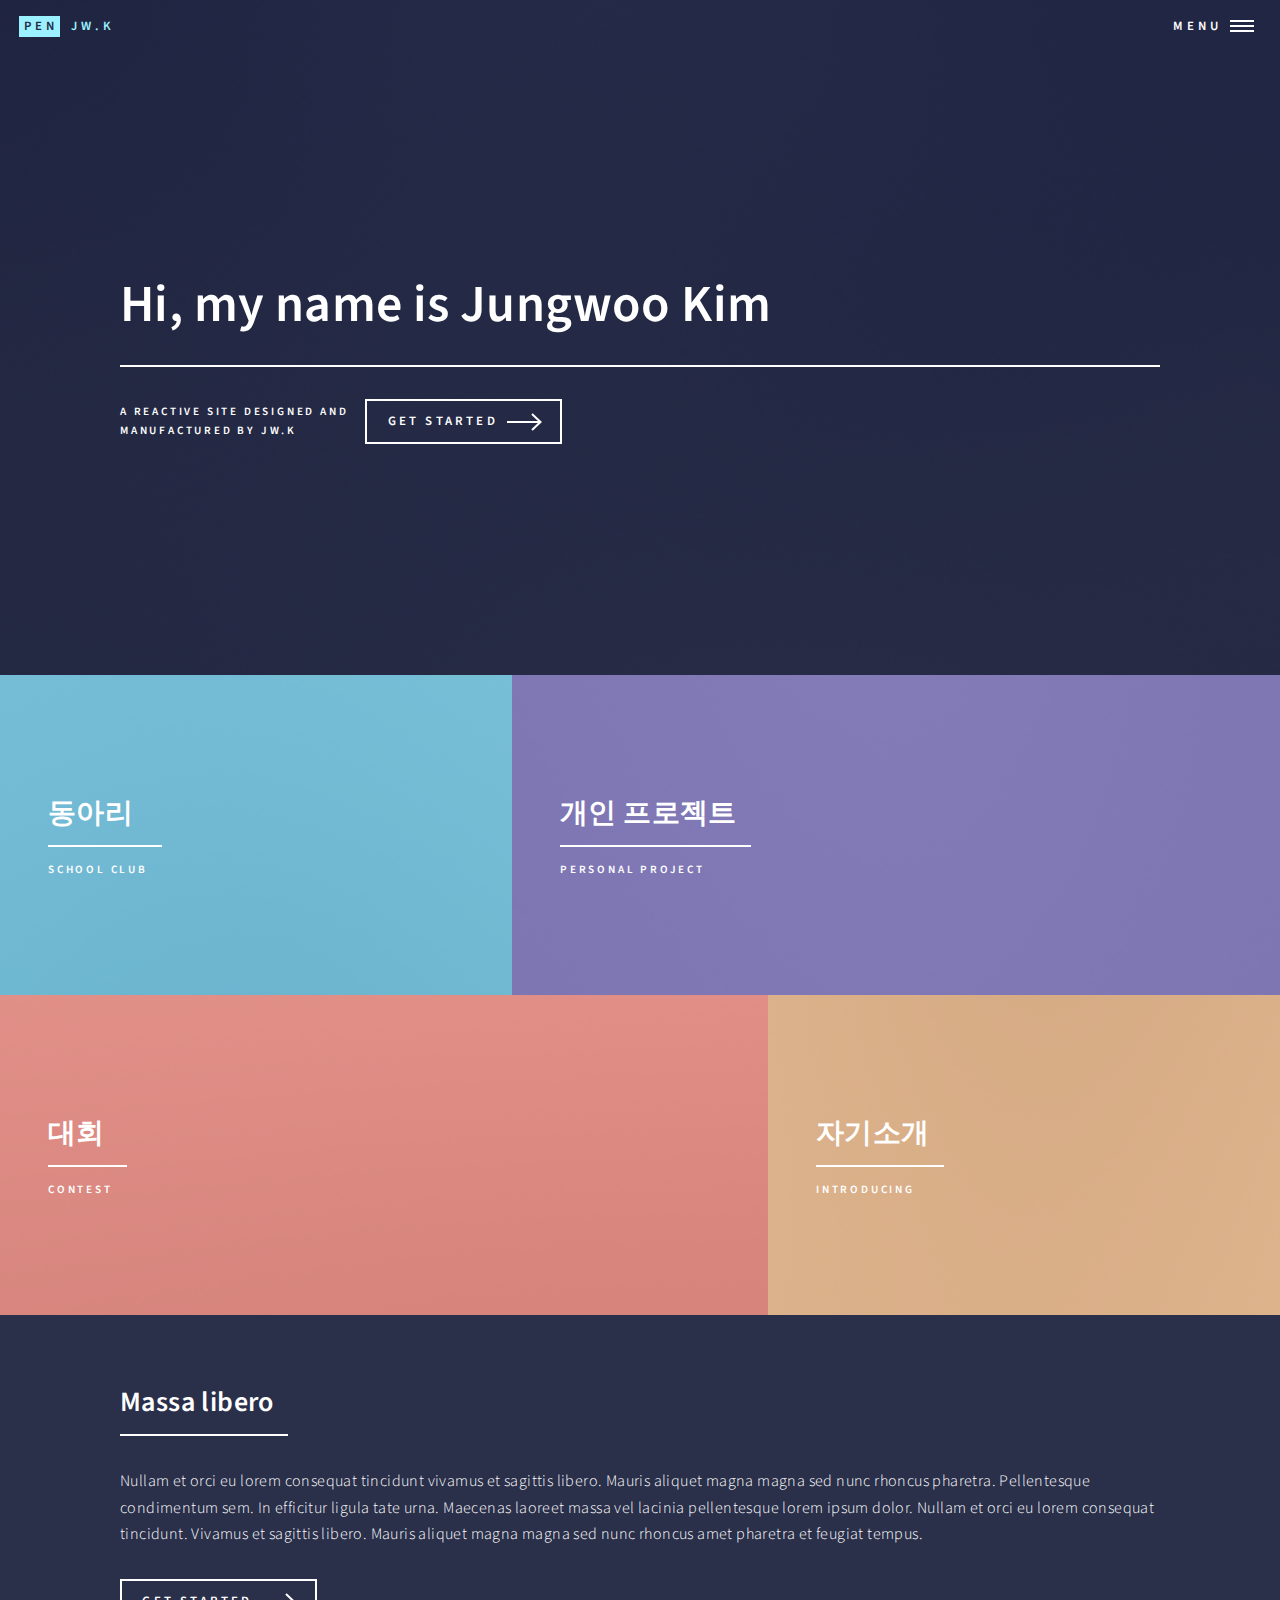
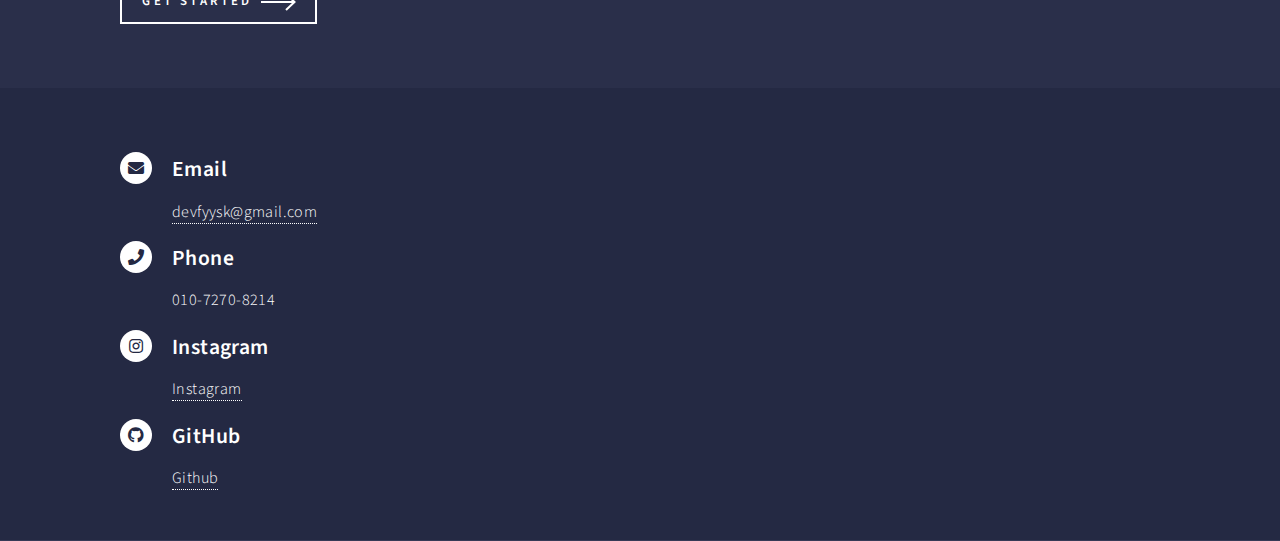
<file: index.html>
<!DOCTYPE HTML>
<html>
	<head>
		<title>Jw.K WebPage</title>
		<meta charset="utf-8" />
		<meta name="viewport" content="width=device-width, initial-scale=1, user-scalable=no" />
		<link rel="stylesheet" href="assets/css/main.css" />
		<noscript><link rel="stylesheet" href="assets/css/noscript.css" /></noscript>
	</head>
	<body class="is-preload">

		<!-- Wrapper -->
			<div id="wrapper">

				<!-- Header -->
					<header id="header" class="alt">
						<a href="index.html" class="logo"><strong>Pen</strong> <span>Jw.K</span></a>

						<nav>
							<a href="#menu">Menu</a>
						</nav>

					</header>

				<!-- Menu -->
					<nav id="menu">
						<ul class="links">
							<li><a href="club/club.html">Club</a></li>
							<li><a href="personal project/Personal Project.html">Personal Project</a></li>
							<li><a href="contest/contest.htmlS">Contest</a></li>
							<li><a href="introducing/Introducing.html">Introducing</a></li>
						</ul>
					</nav>

				<!-- Banner -->
					<section id="banner" class="major" >
						<div class="inner">
							<header class="major">
								<h1>Hi, my name is Jungwoo Kim</h1>
							</header>
							<div class="content">
								<p>A reactive site designed and <br>manufactured by JW.K</p>
								<ul class="actions">
									<li><a href="#one" class="button next scrolly">Get Started</a></li>
								</ul>
							</div>
						</div>
					</section>

				<!-- Main -->
					<div id="main">

						<!-- One -->
							<section id="one" class="tiles">
								<article>
									<span class="image">
										<img src="images/pic01.jpg" alt="" />
									</span>
									<header class="major">
										<h3><a href="club/club.html" class="link">동아리</a></h3>
										<p>School Club</p>
									</header>
								</article>
								<article>
									<span class="image">
										<img src="images/pic02.jpg" alt="" />
									</span>
									<header class="major">
										<h3><a href="personal project/Personal Project.html" class="link">개인 프로젝트</a></h3>
										<p>Personal Project</p>
									</header>
								</article>
								<article>
									<span class="image">
										<img src="images/pic03.jpg" alt="" />
									</span>
									<header class="major">
										<h3><a href="contest/contest.html" class="link">대회</a></h3>
										<p>Contest</p>
									</header>
								</article>
								<article>
									<span class="image">
										<img src="images/pic04.jpg" alt="" />
									</span>
									<header class="major">
										<h3><a href="introducing/Introducing.html" class="link">자기소개</a></h3>
										<p>Introducing</p>
									</header>
								</article>

								<!-- <article>
									<span class="image">
										<img src="images/pic05.jpg" alt="" />
									</span>
									<header class="major">
										<h3><a href="landing.html" class="link">Consequat</a></h3>
										<p>Ipsum dolor sit amet</p>
									</header>
								</article>
								<article>
									<span class="image">
										<img src="images/pic06.jpg" alt="" />
									</span>
									<header class="major">
										<h3><a href="landing.html" class="link">Etiam</a></h3>
										<p>Feugiat amet tempus</p>
									</header>
								</article> -->
								
							</section>

						<!-- Two -->
							<section id="two">
								<div class="inner">
									<header class="major">
										<h2>Massa libero</h2>
									</header>
									<p>Nullam et orci eu lorem consequat tincidunt vivamus et sagittis libero. Mauris aliquet magna magna sed nunc rhoncus pharetra. Pellentesque condimentum sem. In efficitur ligula tate urna. Maecenas laoreet massa vel lacinia pellentesque lorem ipsum dolor. Nullam et orci eu lorem consequat tincidunt. Vivamus et sagittis libero. Mauris aliquet magna magna sed nunc rhoncus amet pharetra et feugiat tempus.</p>
									<ul class="actions">
										<li><a href="#one" class="button next scrolly">Get Started</a></li>
									</ul>
								</div>
							</section>

					</div>

				<!-- Contact -->
					<section id="contact">
						<div class="inner">
							<section class="split">
								<section>
									<div class="contact-method">
										<span class="icon solid alt fa-envelope"></span>
										<h3>Email</h3>
										<a href="https://mail.google.com/">devfyysk@gmail.com</a>
									</div>
								</section>
								<section>
									<div class="contact-method">
										<span class="icon solid alt fa-phone"></span>
										<h3>Phone</h3>
										<span>010-7270-8214</span>
									</div>
								</section>
								<section>
									<div class="contact-method">
										<span class="icon brands alt fa-instagram"></span>
										<h3>Instagram</h3>
										<span><a href="https://www.instagram.com/jungwookim8214/">Instagram</a></span>
									</div>
								</section>
								<section>
									<div class="contact-method">
										<span class="icon brands alt fa-github"></span>
										<h3>GitHub</h3>
										<span><a href="https://github.com/fyysk8214">Github</a></span>
									</div>
								</section>
							</section>
						</div>
					</section>
			</div>

		<!-- Scripts -->
			<script src="assets/js/jquery.min.js"></script>
			<script src="assets/js/jquery.scrolly.min.js"></script>
			<script src="assets/js/jquery.scrollex.min.js"></script>
			<script src="assets/js/browser.min.js"></script>
			<script src="assets/js/breakpoints.min.js"></script>
			<script src="assets/js/util.js"></script>
			<script src="assets/js/main.js"></script>

	</body>
</html>
</file>
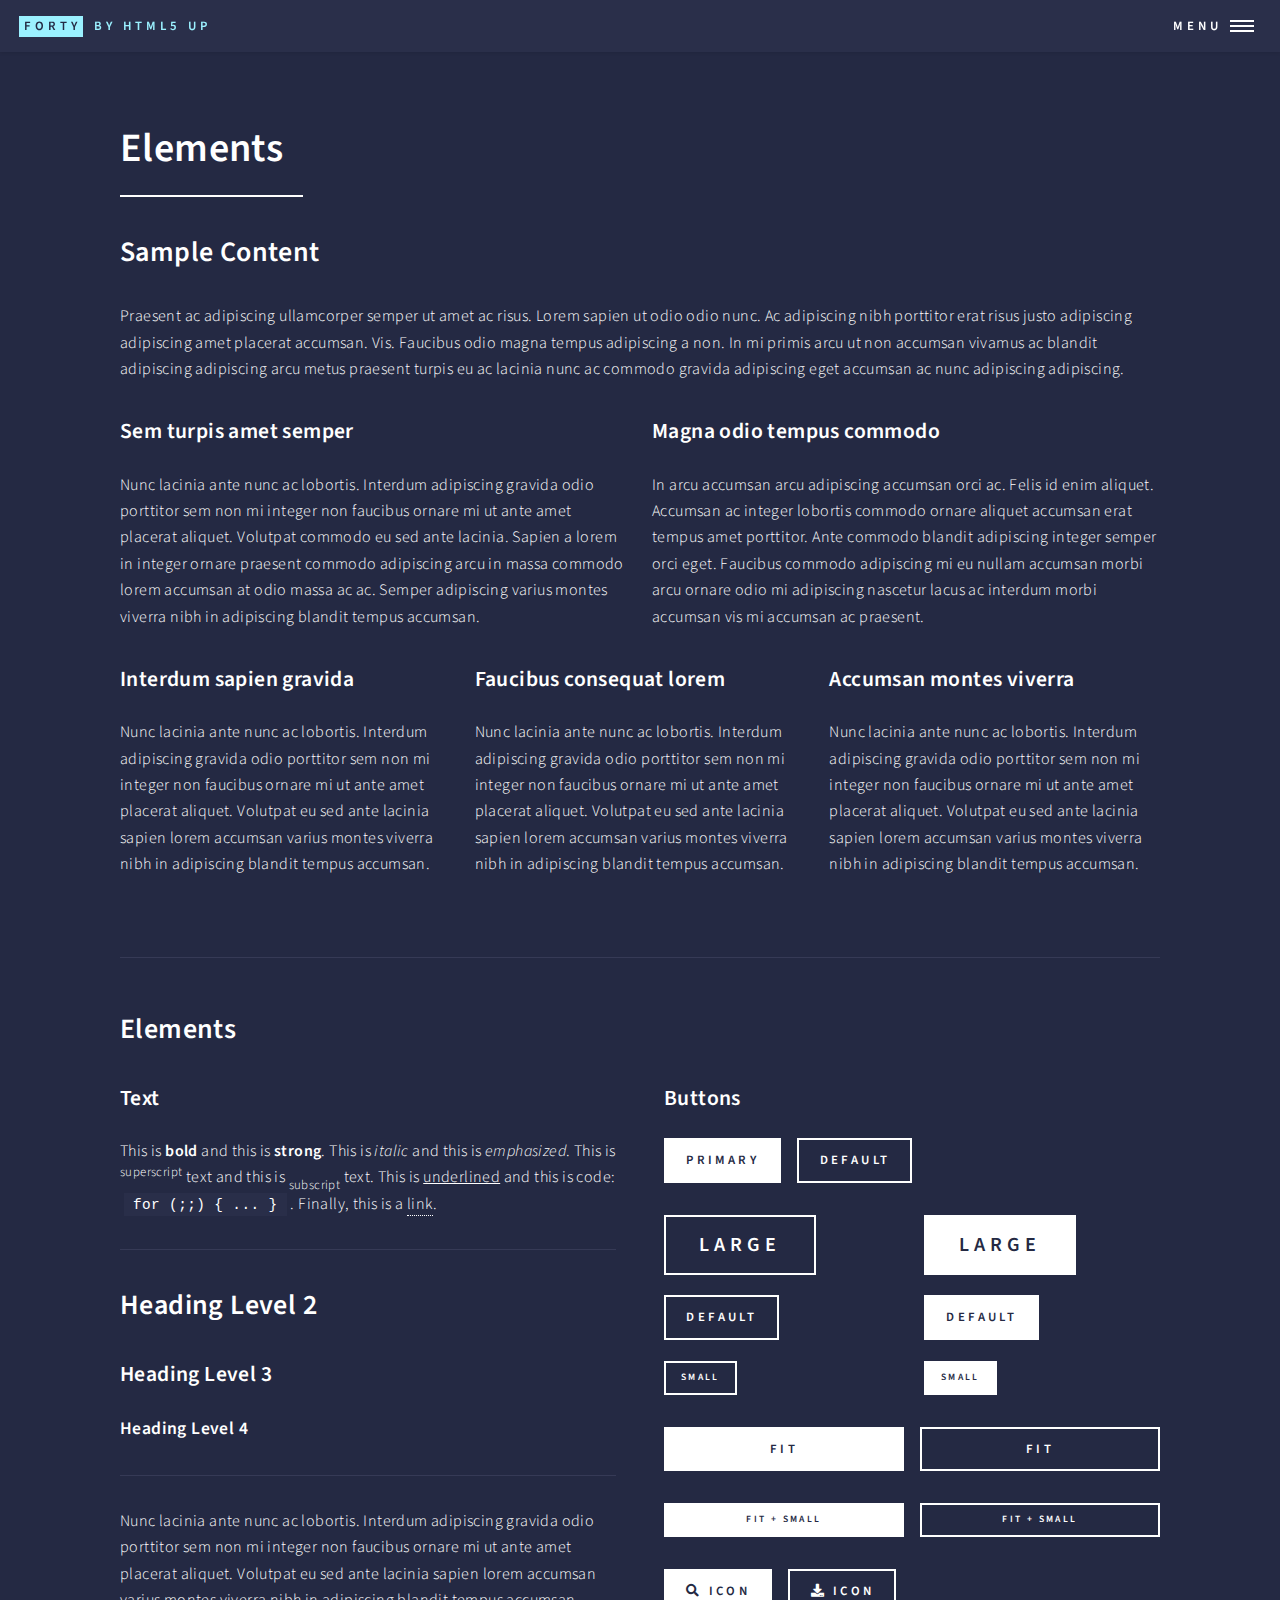
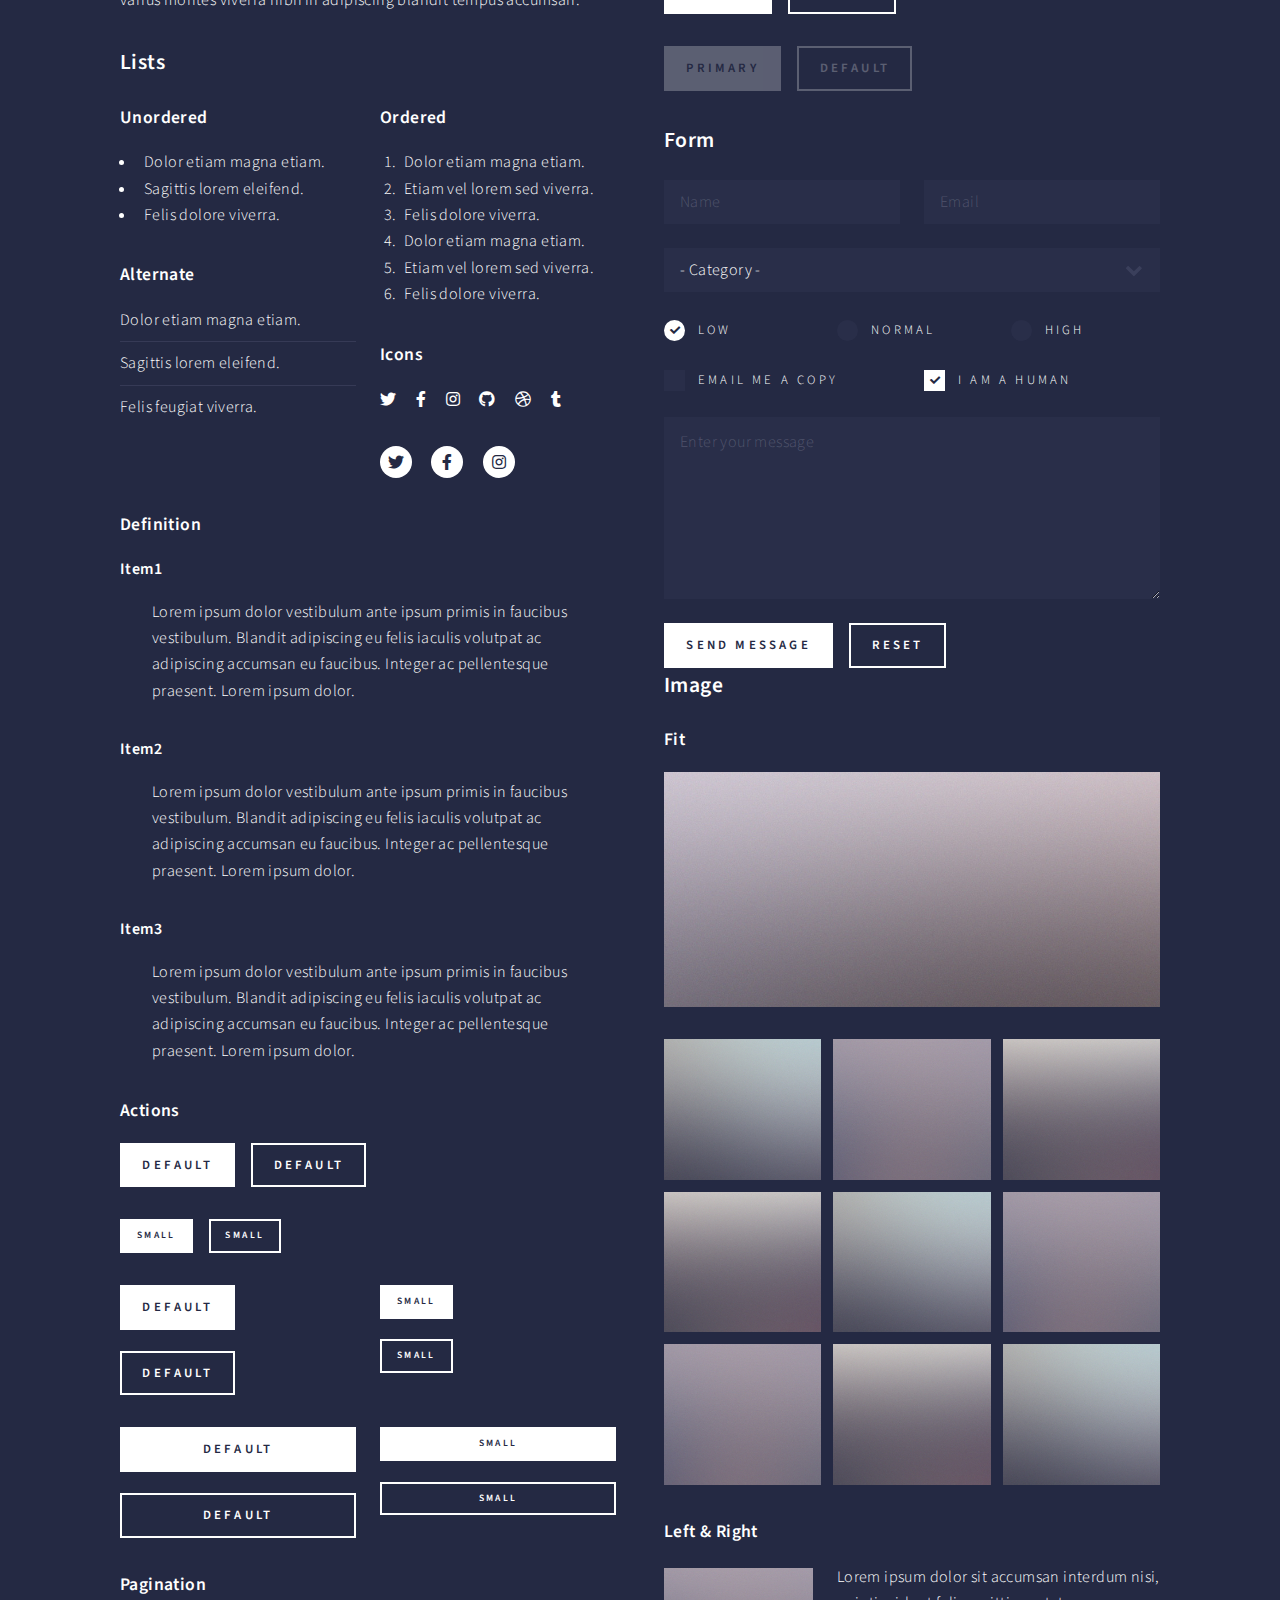
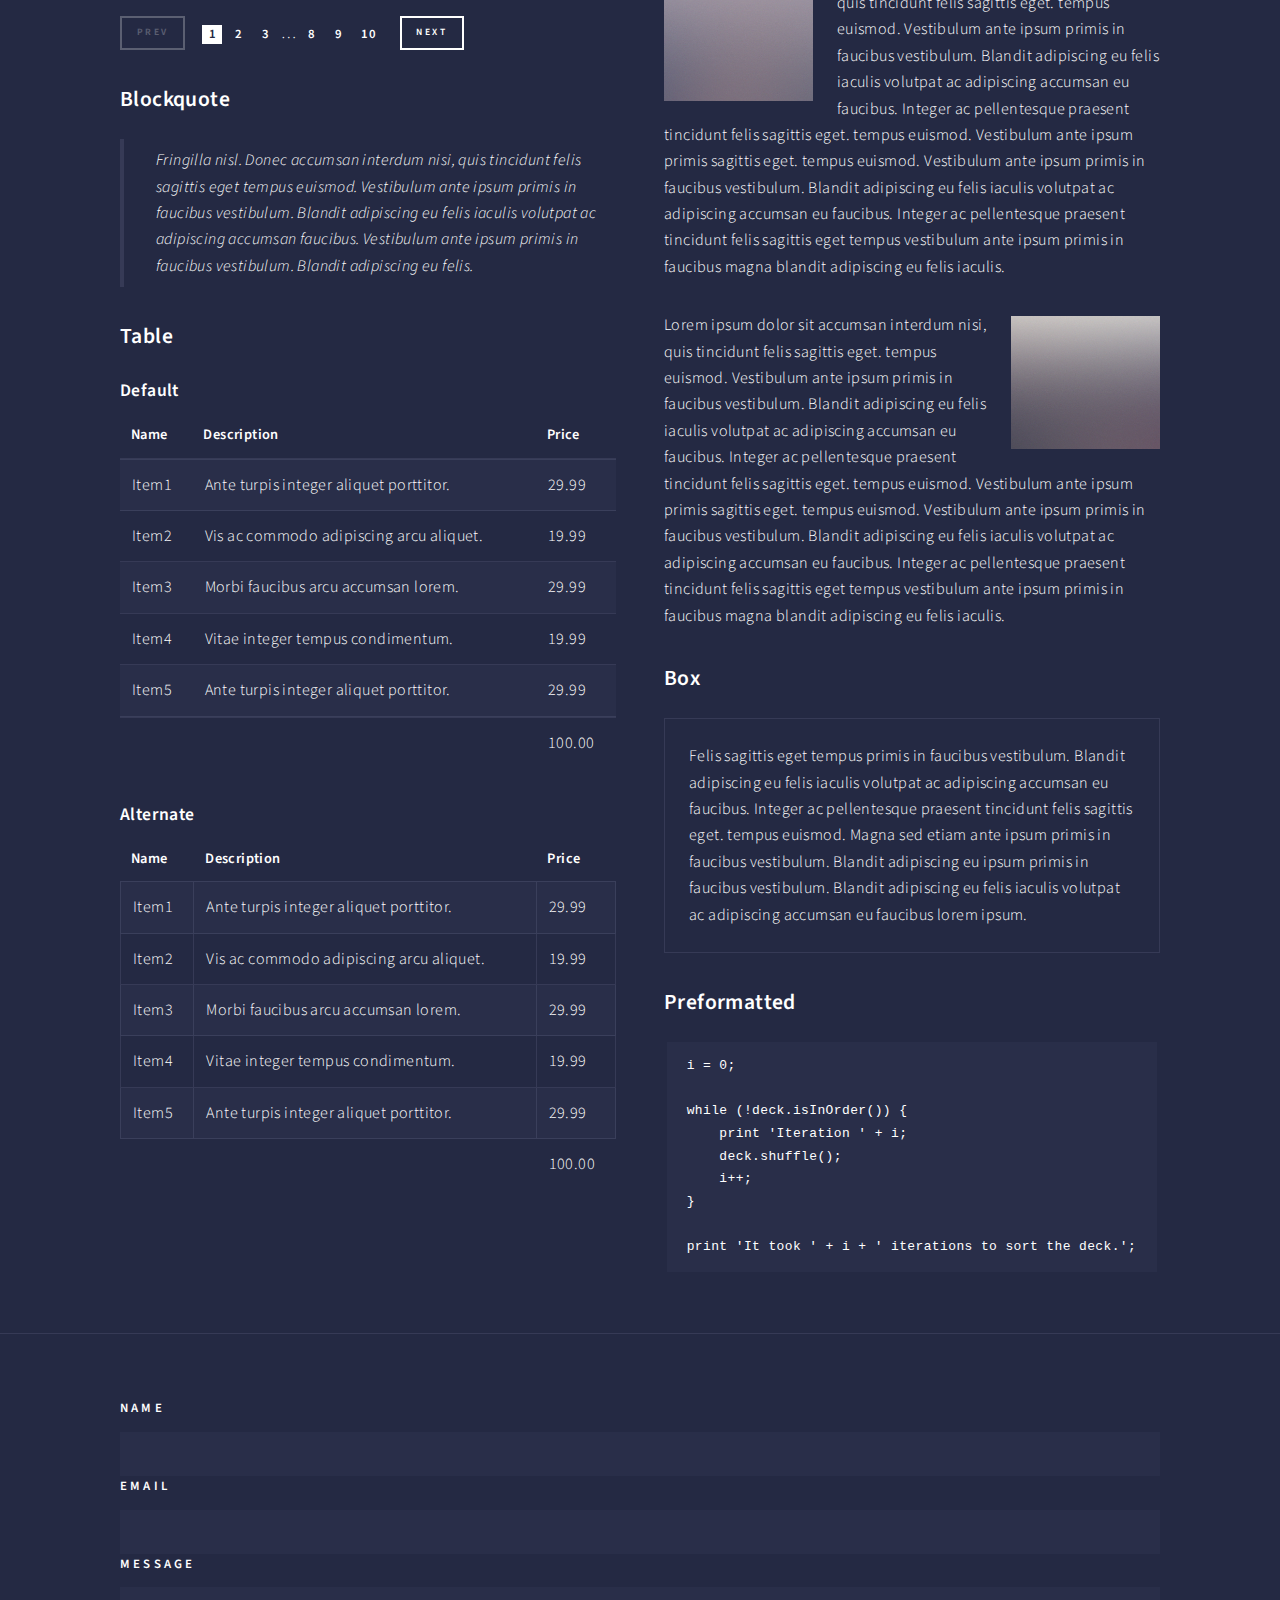
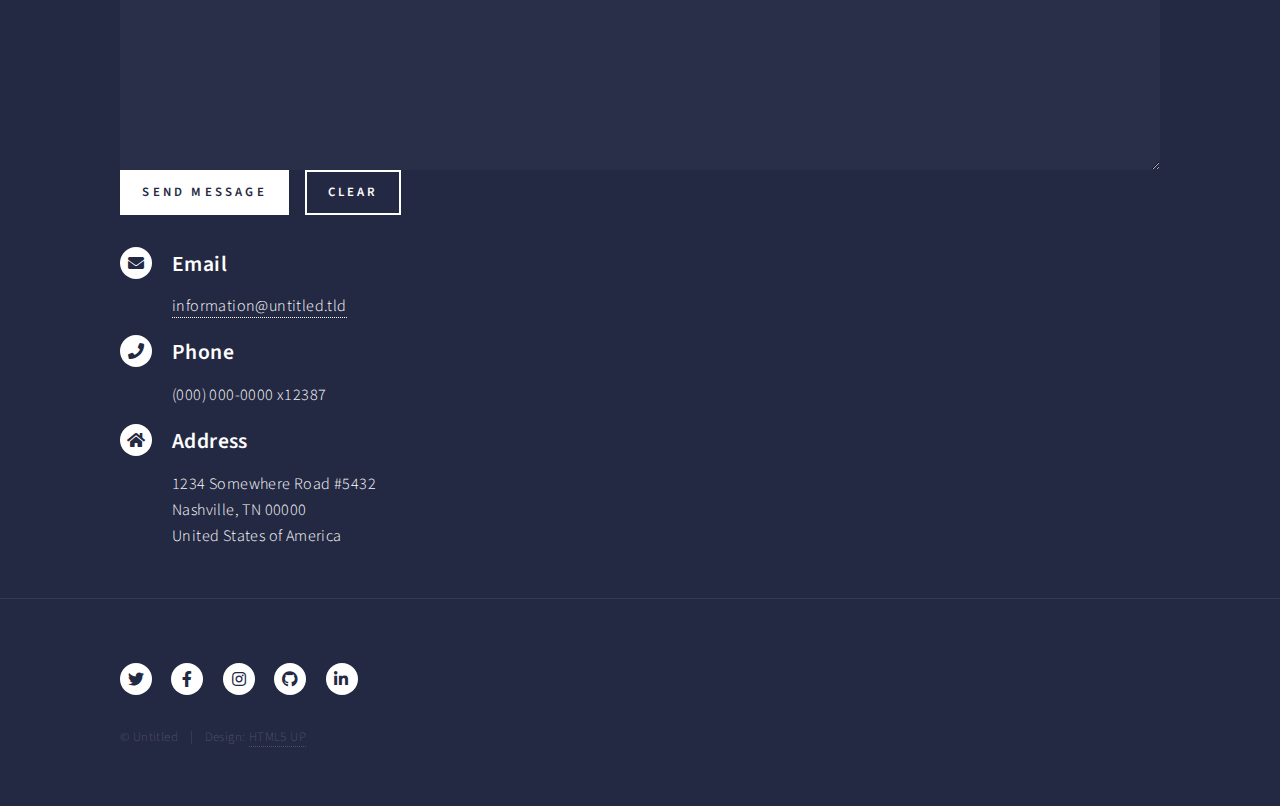
<file: elements.html>
<!DOCTYPE HTML>
<!--
	Forty by HTML5 UP
	html5up.net | @ajlkn
	Free for personal and commercial use under the CCA 3.0 license (html5up.net/license)
-->
<html>
	<head>
		<title>Elements - Forty by HTML5 UP</title>
		<meta charset="utf-8" />
		<meta name="viewport" content="width=device-width, initial-scale=1, user-scalable=no" />
		<link rel="stylesheet" href="assets/css/main.css" />
		<noscript><link rel="stylesheet" href="assets/css/noscript.css" /></noscript>
	</head>
	<body class="is-preload">

		<!-- Wrapper -->
			<div id="wrapper">

				<!-- Header -->
					<header id="header">
						<a href="index.html" class="logo"><strong>Forty</strong> <span>by HTML5 UP</span></a>
						<nav>
							<a href="#menu">Menu</a>
						</nav>
					</header>

				<!-- Menu -->
					<nav id="menu">
						<ul class="links">
							<li><a href="index.html">Home</a></li>
							<li><a href="landing.html">Landing</a></li>
							<li><a href="generic.html">Generic</a></li>
							<li><a href="elements.html">Elements</a></li>
						</ul>
						<ul class="actions stacked">
							<li><a href="#" class="button primary fit">Get Started</a></li>
							<li><a href="#" class="button fit">Log In</a></li>
						</ul>
					</nav>

				<!-- Main -->
					<div id="main" class="alt">

						<!-- One -->
							<section id="one">
								<div class="inner">
									<header class="major">
										<h1>Elements</h1>
									</header>

									<!-- Content -->
										<h2 id="content">Sample Content</h2>
										<p>Praesent ac adipiscing ullamcorper semper ut amet ac risus. Lorem sapien ut odio odio nunc. Ac adipiscing nibh porttitor erat risus justo adipiscing adipiscing amet placerat accumsan. Vis. Faucibus odio magna tempus adipiscing a non. In mi primis arcu ut non accumsan vivamus ac blandit adipiscing adipiscing arcu metus praesent turpis eu ac lacinia nunc ac commodo gravida adipiscing eget accumsan ac nunc adipiscing adipiscing.</p>
										<div class="row">
											<div class="col-6 col-12-small">
												<h3>Sem turpis amet semper</h3>
												<p>Nunc lacinia ante nunc ac lobortis. Interdum adipiscing gravida odio porttitor sem non mi integer non faucibus ornare mi ut ante amet placerat aliquet. Volutpat commodo eu sed ante lacinia. Sapien a lorem in integer ornare praesent commodo adipiscing arcu in massa commodo lorem accumsan at odio massa ac ac. Semper adipiscing varius montes viverra nibh in adipiscing blandit tempus accumsan.</p>
											</div>
											<div class="col-6 col-12-small">
												<h3>Magna odio tempus commodo</h3>
												<p>In arcu accumsan arcu adipiscing accumsan orci ac. Felis id enim aliquet. Accumsan ac integer lobortis commodo ornare aliquet accumsan erat tempus amet porttitor. Ante commodo blandit adipiscing integer semper orci eget. Faucibus commodo adipiscing mi eu nullam accumsan morbi arcu ornare odio mi adipiscing nascetur lacus ac interdum morbi accumsan vis mi accumsan ac praesent.</p>
											</div>
											<!-- Break -->
											<div class="col-4 col-12-medium">
												<h3>Interdum sapien gravida</h3>
												<p>Nunc lacinia ante nunc ac lobortis. Interdum adipiscing gravida odio porttitor sem non mi integer non faucibus ornare mi ut ante amet placerat aliquet. Volutpat eu sed ante lacinia sapien lorem accumsan varius montes viverra nibh in adipiscing blandit tempus accumsan.</p>
											</div>
											<div class="col-4 col-12-medium">
												<h3>Faucibus consequat lorem</h3>
												<p>Nunc lacinia ante nunc ac lobortis. Interdum adipiscing gravida odio porttitor sem non mi integer non faucibus ornare mi ut ante amet placerat aliquet. Volutpat eu sed ante lacinia sapien lorem accumsan varius montes viverra nibh in adipiscing blandit tempus accumsan.</p>
											</div>
											<div class="col-4 col-12-medium">
												<h3>Accumsan montes viverra</h3>
												<p>Nunc lacinia ante nunc ac lobortis. Interdum adipiscing gravida odio porttitor sem non mi integer non faucibus ornare mi ut ante amet placerat aliquet. Volutpat eu sed ante lacinia sapien lorem accumsan varius montes viverra nibh in adipiscing blandit tempus accumsan.</p>
											</div>
										</div>

									<hr class="major" />

									<!-- Elements -->
										<h2 id="elements">Elements</h2>
										<div class="row gtr-200">
											<div class="col-6 col-12-medium">

												<!-- Text stuff -->
													<h3>Text</h3>
													<p>This is <b>bold</b> and this is <strong>strong</strong>. This is <i>italic</i> and this is <em>emphasized</em>.
													This is <sup>superscript</sup> text and this is <sub>subscript</sub> text.
													This is <u>underlined</u> and this is code: <code>for (;;) { ... }</code>.
													Finally, this is a <a href="#">link</a>.</p>
													<hr />
													<h2>Heading Level 2</h2>
													<h3>Heading Level 3</h3>
													<h4>Heading Level 4</h4>
													<hr />
													<p>Nunc lacinia ante nunc ac lobortis. Interdum adipiscing gravida odio porttitor sem non mi integer non faucibus ornare mi ut ante amet placerat aliquet. Volutpat eu sed ante lacinia sapien lorem accumsan varius montes viverra nibh in adipiscing blandit tempus accumsan.</p>

												<!-- Lists -->
													<h3>Lists</h3>
													<div class="row">
														<div class="col-6 col-12-small">

															<h4>Unordered</h4>
															<ul>
																<li>Dolor etiam magna etiam.</li>
																<li>Sagittis lorem eleifend.</li>
																<li>Felis dolore viverra.</li>
															</ul>

															<h4>Alternate</h4>
															<ul class="alt">
																<li>Dolor etiam magna etiam.</li>
																<li>Sagittis lorem eleifend.</li>
																<li>Felis feugiat viverra.</li>
															</ul>

														</div>
														<div class="col-6 col-12-small">

															<h4>Ordered</h4>
															<ol>
																<li>Dolor etiam magna etiam.</li>
																<li>Etiam vel lorem sed viverra.</li>
																<li>Felis dolore viverra.</li>
																<li>Dolor etiam magna etiam.</li>
																<li>Etiam vel lorem sed viverra.</li>
																<li>Felis dolore viverra.</li>
															</ol>

															<h4>Icons</h4>
															<ul class="icons">
																<li><a href="#" class="icon brands fa-twitter"><span class="label">Twitter</span></a></li>
																<li><a href="#" class="icon brands fa-facebook-f"><span class="label">Facebook</span></a></li>
																<li><a href="#" class="icon brands fa-instagram"><span class="label">Instagram</span></a></li>
																<li><a href="#" class="icon brands fa-github"><span class="label">Github</span></a></li>
																<li><a href="#" class="icon brands fa-dribbble"><span class="label">Dribbble</span></a></li>
																<li><a href="#" class="icon brands fa-tumblr"><span class="label">Tumblr</span></a></li>
															</ul>
															<ul class="icons">
																<li><a href="#" class="icon brands alt fa-twitter"><span class="label">Twitter</span></a></li>
																<li><a href="#" class="icon brands alt fa-facebook-f"><span class="label">Facebook</span></a></li>
																<li><a href="#" class="icon brands alt fa-instagram"><span class="label">Instagram</span></a></li>
															</ul>

														</div>
													</div>
													<h4>Definition</h4>
													<dl>
														<dt>Item1</dt>
														<dd>
															<p>Lorem ipsum dolor vestibulum ante ipsum primis in faucibus vestibulum. Blandit adipiscing eu felis iaculis volutpat ac adipiscing accumsan eu faucibus. Integer ac pellentesque praesent. Lorem ipsum dolor.</p>
														</dd>
														<dt>Item2</dt>
														<dd>
															<p>Lorem ipsum dolor vestibulum ante ipsum primis in faucibus vestibulum. Blandit adipiscing eu felis iaculis volutpat ac adipiscing accumsan eu faucibus. Integer ac pellentesque praesent. Lorem ipsum dolor.</p>
														</dd>
														<dt>Item3</dt>
														<dd>
															<p>Lorem ipsum dolor vestibulum ante ipsum primis in faucibus vestibulum. Blandit adipiscing eu felis iaculis volutpat ac adipiscing accumsan eu faucibus. Integer ac pellentesque praesent. Lorem ipsum dolor.</p>
														</dd>
													</dl>

													<h4>Actions</h4>
													<ul class="actions">
														<li><a href="#" class="button primary">Default</a></li>
														<li><a href="#" class="button">Default</a></li>
													</ul>
													<ul class="actions small">
														<li><a href="#" class="button primary small">Small</a></li>
														<li><a href="#" class="button small">Small</a></li>
													</ul>
													<div class="row">
														<div class="col-6 col-12-small">
															<ul class="actions stacked">
																<li><a href="#" class="button primary">Default</a></li>
																<li><a href="#" class="button">Default</a></li>
															</ul>
														</div>
														<div class="col-6 col-12-small">
															<ul class="actions stacked">
																<li><a href="#" class="button primary small">Small</a></li>
																<li><a href="#" class="button small">Small</a></li>
															</ul>
														</div>
														<div class="col-6 col-12-small">
															<ul class="actions stacked">
																<li><a href="#" class="button primary fit">Default</a></li>
																<li><a href="#" class="button fit">Default</a></li>
															</ul>
														</div>
														<div class="col-6 col-12-small">
															<ul class="actions stacked">
																<li><a href="#" class="button primary small fit">Small</a></li>
																<li><a href="#" class="button small fit">Small</a></li>
															</ul>
														</div>
													</div>

													<h4>Pagination</h4>
													<ul class="pagination">
														<li><span class="button small disabled">Prev</span></li>
														<li><a href="#" class="page active">1</a></li>
														<li><a href="#" class="page">2</a></li>
														<li><a href="#" class="page">3</a></li>
														<li><span>&hellip;</span></li>
														<li><a href="#" class="page">8</a></li>
														<li><a href="#" class="page">9</a></li>
														<li><a href="#" class="page">10</a></li>
														<li><a href="#" class="button small">Next</a></li>
													</ul>

												<!-- Blockquote -->
													<h3>Blockquote</h3>
													<blockquote>Fringilla nisl. Donec accumsan interdum nisi, quis tincidunt felis sagittis eget tempus euismod. Vestibulum ante ipsum primis in faucibus vestibulum. Blandit adipiscing eu felis iaculis volutpat ac adipiscing accumsan faucibus. Vestibulum ante ipsum primis in faucibus vestibulum. Blandit adipiscing eu felis.</blockquote>

												<!-- Table -->
													<h3>Table</h3>

													<h4>Default</h4>
													<div class="table-wrapper">
														<table>
															<thead>
																<tr>
																	<th>Name</th>
																	<th>Description</th>
																	<th>Price</th>
																</tr>
															</thead>
															<tbody>
																<tr>
																	<td>Item1</td>
																	<td>Ante turpis integer aliquet porttitor.</td>
																	<td>29.99</td>
																</tr>
																<tr>
																	<td>Item2</td>
																	<td>Vis ac commodo adipiscing arcu aliquet.</td>
																	<td>19.99</td>
																</tr>
																<tr>
																	<td>Item3</td>
																	<td> Morbi faucibus arcu accumsan lorem.</td>
																	<td>29.99</td>
																</tr>
																<tr>
																	<td>Item4</td>
																	<td>Vitae integer tempus condimentum.</td>
																	<td>19.99</td>
																</tr>
																<tr>
																	<td>Item5</td>
																	<td>Ante turpis integer aliquet porttitor.</td>
																	<td>29.99</td>
																</tr>
															</tbody>
															<tfoot>
																<tr>
																	<td colspan="2"></td>
																	<td>100.00</td>
																</tr>
															</tfoot>
														</table>
													</div>

													<h4>Alternate</h4>
													<div class="table-wrapper">
														<table class="alt">
															<thead>
																<tr>
																	<th>Name</th>
																	<th>Description</th>
																	<th>Price</th>
																</tr>
															</thead>
															<tbody>
																<tr>
																	<td>Item1</td>
																	<td>Ante turpis integer aliquet porttitor.</td>
																	<td>29.99</td>
																</tr>
																<tr>
																	<td>Item2</td>
																	<td>Vis ac commodo adipiscing arcu aliquet.</td>
																	<td>19.99</td>
																</tr>
																<tr>
																	<td>Item3</td>
																	<td> Morbi faucibus arcu accumsan lorem.</td>
																	<td>29.99</td>
																</tr>
																<tr>
																	<td>Item4</td>
																	<td>Vitae integer tempus condimentum.</td>
																	<td>19.99</td>
																</tr>
																<tr>
																	<td>Item5</td>
																	<td>Ante turpis integer aliquet porttitor.</td>
																	<td>29.99</td>
																</tr>
															</tbody>
															<tfoot>
																<tr>
																	<td colspan="2"></td>
																	<td>100.00</td>
																</tr>
															</tfoot>
														</table>
													</div>

											</div>
											<div class="col-6 col-12-medium">

												<!-- Buttons -->
													<h3>Buttons</h3>
													<ul class="actions">
														<li><a href="#" class="button primary">Primary</a></li>
														<li><a href="#" class="button">Default</a></li>
													</ul>
													<div class="row">
														<div class="col-6 col-12-xsmall">
															<ul class="actions stacked">
																<li><a href="#" class="button large">Large</a></li>
																<li><a href="#" class="button">Default</a></li>
																<li><a href="#" class="button small">Small</a></li>
															</ul>
														</div>
														<div class="col-6 col-12-xsmall">
															<ul class="actions stacked">
																<li><a href="#" class="button primary large">Large</a></li>
																<li><a href="#" class="button primary">Default</a></li>
																<li><a href="#" class="button primary small">Small</a></li>
															</ul>
														</div>
													</div>
													<ul class="actions fit">
														<li><a href="#" class="button primary fit">Fit</a></li>
														<li><a href="#" class="button fit">Fit</a></li>
													</ul>
													<ul class="actions fit small">
														<li><a href="#" class="button primary fit small">Fit + Small</a></li>
														<li><a href="#" class="button fit small">Fit + Small</a></li>
													</ul>
													<ul class="actions">
														<li><a href="#" class="button primary icon solid fa-search">Icon</a></li>
														<li><a href="#" class="button icon solid fa-download">Icon</a></li>
													</ul>
													<ul class="actions">
														<li><span class="button primary disabled">Primary</span></li>
														<li><span class="button disabled">Default</span></li>
													</ul>

												<!-- Form -->
													<h3>Form</h3>

													<form method="post" action="#">
														<div class="row gtr-uniform">
															<div class="col-6 col-12-xsmall">
																<input type="text" name="demo-name" id="demo-name" value="" placeholder="Name" />
															</div>
															<div class="col-6 col-12-xsmall">
																<input type="email" name="demo-email" id="demo-email" value="" placeholder="Email" />
															</div>
															<!-- Break -->
															<div class="col-12">
																<select name="demo-category" id="demo-category">
																	<option value="">- Category -</option>
																	<option value="1">Manufacturing</option>
																	<option value="1">Shipping</option>
																	<option value="1">Administration</option>
																	<option value="1">Human Resources</option>
																</select>
															</div>
															<!-- Break -->
															<div class="col-4 col-12-small">
																<input type="radio" id="demo-priority-low" name="demo-priority" checked>
																<label for="demo-priority-low">Low</label>
															</div>
															<div class="col-4 col-12-small">
																<input type="radio" id="demo-priority-normal" name="demo-priority">
																<label for="demo-priority-normal">Normal</label>
															</div>
															<div class="col-4 col-12-small">
																<input type="radio" id="demo-priority-high" name="demo-priority">
																<label for="demo-priority-high">High</label>
															</div>
															<!-- Break -->
															<div class="col-6 col-12-small">
																<input type="checkbox" id="demo-copy" name="demo-copy">
																<label for="demo-copy">Email me a copy</label>
															</div>
															<div class="col-6 col-12-small">
																<input type="checkbox" id="demo-human" name="demo-human" checked>
																<label for="demo-human">I am a human</label>
															</div>
															<!-- Break -->
															<div class="col-12">
																<textarea name="demo-message" id="demo-message" placeholder="Enter your message" rows="6"></textarea>
															</div>
															<!-- Break -->
															<div class="col-12">
																<ul class="actions">
																	<li><input type="submit" value="Send Message" class="primary" /></li>
																	<li><input type="reset" value="Reset" /></li>
																</ul>
															</div>
														</div>
													</form>

												<!-- Image -->
													<h3>Image</h3>

													<h4>Fit</h4>
													<span class="image fit"><img src="images/pic03.jpg" alt="" /></span>
													<div class="box alt">
														<div class="row gtr-50 gtr-uniform">
															<div class="col-4"><span class="image fit"><img src="images/pic08.jpg" alt="" /></span></div>
															<div class="col-4"><span class="image fit"><img src="images/pic09.jpg" alt="" /></span></div>
															<div class="col-4"><span class="image fit"><img src="images/pic10.jpg" alt="" /></span></div>
															<!-- Break -->
															<div class="col-4"><span class="image fit"><img src="images/pic10.jpg" alt="" /></span></div>
															<div class="col-4"><span class="image fit"><img src="images/pic08.jpg" alt="" /></span></div>
															<div class="col-4"><span class="image fit"><img src="images/pic09.jpg" alt="" /></span></div>
															<!-- Break -->
															<div class="col-4"><span class="image fit"><img src="images/pic09.jpg" alt="" /></span></div>
															<div class="col-4"><span class="image fit"><img src="images/pic10.jpg" alt="" /></span></div>
															<div class="col-4"><span class="image fit"><img src="images/pic08.jpg" alt="" /></span></div>
														</div>
													</div>

													<h4>Left &amp; Right</h4>
													<p><span class="image left"><img src="images/pic09.jpg" alt="" /></span>Lorem ipsum dolor sit accumsan interdum nisi, quis tincidunt felis sagittis eget. tempus euismod. Vestibulum ante ipsum primis in faucibus vestibulum. Blandit adipiscing eu felis iaculis volutpat ac adipiscing accumsan eu faucibus. Integer ac pellentesque praesent tincidunt felis sagittis eget. tempus euismod. Vestibulum ante ipsum primis sagittis eget. tempus euismod. Vestibulum ante ipsum primis in faucibus vestibulum. Blandit adipiscing eu felis iaculis volutpat ac adipiscing accumsan eu faucibus. Integer ac pellentesque praesent tincidunt felis sagittis eget tempus vestibulum ante ipsum primis in faucibus magna blandit adipiscing eu felis iaculis.</p>
													<p><span class="image right"><img src="images/pic10.jpg" alt="" /></span>Lorem ipsum dolor sit accumsan interdum nisi, quis tincidunt felis sagittis eget. tempus euismod. Vestibulum ante ipsum primis in faucibus vestibulum. Blandit adipiscing eu felis iaculis volutpat ac adipiscing accumsan eu faucibus. Integer ac pellentesque praesent tincidunt felis sagittis eget. tempus euismod. Vestibulum ante ipsum primis sagittis eget. tempus euismod. Vestibulum ante ipsum primis in faucibus vestibulum. Blandit adipiscing eu felis iaculis volutpat ac adipiscing accumsan eu faucibus. Integer ac pellentesque praesent tincidunt felis sagittis eget tempus vestibulum ante ipsum primis in faucibus magna blandit adipiscing eu felis iaculis.</p>

												<!-- Box -->
													<h3>Box</h3>
													<div class="box">
														<p>Felis sagittis eget tempus primis in faucibus vestibulum. Blandit adipiscing eu felis iaculis volutpat ac adipiscing accumsan eu faucibus. Integer ac pellentesque praesent tincidunt felis sagittis eget. tempus euismod. Magna sed etiam ante ipsum primis in faucibus vestibulum. Blandit adipiscing eu ipsum primis in faucibus vestibulum. Blandit adipiscing eu felis iaculis volutpat ac adipiscing accumsan eu faucibus lorem ipsum.</p>
													</div>

												<!-- Preformatted Code -->
													<h3>Preformatted</h3>
													<pre><code>i = 0;

while (!deck.isInOrder()) {
    print 'Iteration ' + i;
    deck.shuffle();
    i++;
}

print 'It took ' + i + ' iterations to sort the deck.';
</code></pre>

											</div>
										</div>

								</div>
							</section>

					</div>

				<!-- Contact -->
					<section id="contact">
						<div class="inner">
							<section>
								<form method="post" action="#">
									<div class="fields">
										<div class="field half">
											<label for="name">Name</label>
											<input type="text" name="name" id="name" />
										</div>
										<div class="field half">
											<label for="email">Email</label>
											<input type="text" name="email" id="email" />
										</div>
										<div class="field">
											<label for="message">Message</label>
											<textarea name="message" id="message" rows="6"></textarea>
										</div>
									</div>
									<ul class="actions">
										<li><input type="submit" value="Send Message" class="primary" /></li>
										<li><input type="reset" value="Clear" /></li>
									</ul>
								</form>
							</section>
							<section class="split">
								<section>
									<div class="contact-method">
										<span class="icon solid alt fa-envelope"></span>
										<h3>Email</h3>
										<a href="#">information@untitled.tld</a>
									</div>
								</section>
								<section>
									<div class="contact-method">
										<span class="icon solid alt fa-phone"></span>
										<h3>Phone</h3>
										<span>(000) 000-0000 x12387</span>
									</div>
								</section>
								<section>
									<div class="contact-method">
										<span class="icon solid alt fa-home"></span>
										<h3>Address</h3>
										<span>1234 Somewhere Road #5432<br />
										Nashville, TN 00000<br />
										United States of America</span>
									</div>
								</section>
							</section>
						</div>
					</section>

				<!-- Footer -->
					<footer id="footer">
						<div class="inner">
							<ul class="icons">
								<li><a href="#" class="icon brands alt fa-twitter"><span class="label">Twitter</span></a></li>
								<li><a href="#" class="icon brands alt fa-facebook-f"><span class="label">Facebook</span></a></li>
								<li><a href="#" class="icon brands alt fa-instagram"><span class="label">Instagram</span></a></li>
								<li><a href="#" class="icon brands alt fa-github"><span class="label">GitHub</span></a></li>
								<li><a href="#" class="icon brands alt fa-linkedin-in"><span class="label">LinkedIn</span></a></li>
							</ul>
							<ul class="copyright">
								<li>&copy; Untitled</li><li>Design: <a href="https://html5up.net">HTML5 UP</a></li>
							</ul>
						</div>
					</footer>

			</div>

		<!-- Scripts -->
			<script src="assets/js/jquery.min.js"></script>
			<script src="assets/js/jquery.scrolly.min.js"></script>
			<script src="assets/js/jquery.scrollex.min.js"></script>
			<script src="assets/js/browser.min.js"></script>
			<script src="assets/js/breakpoints.min.js"></script>
			<script src="assets/js/util.js"></script>
			<script src="assets/js/main.js"></script>

	</body>
</html>
</file>
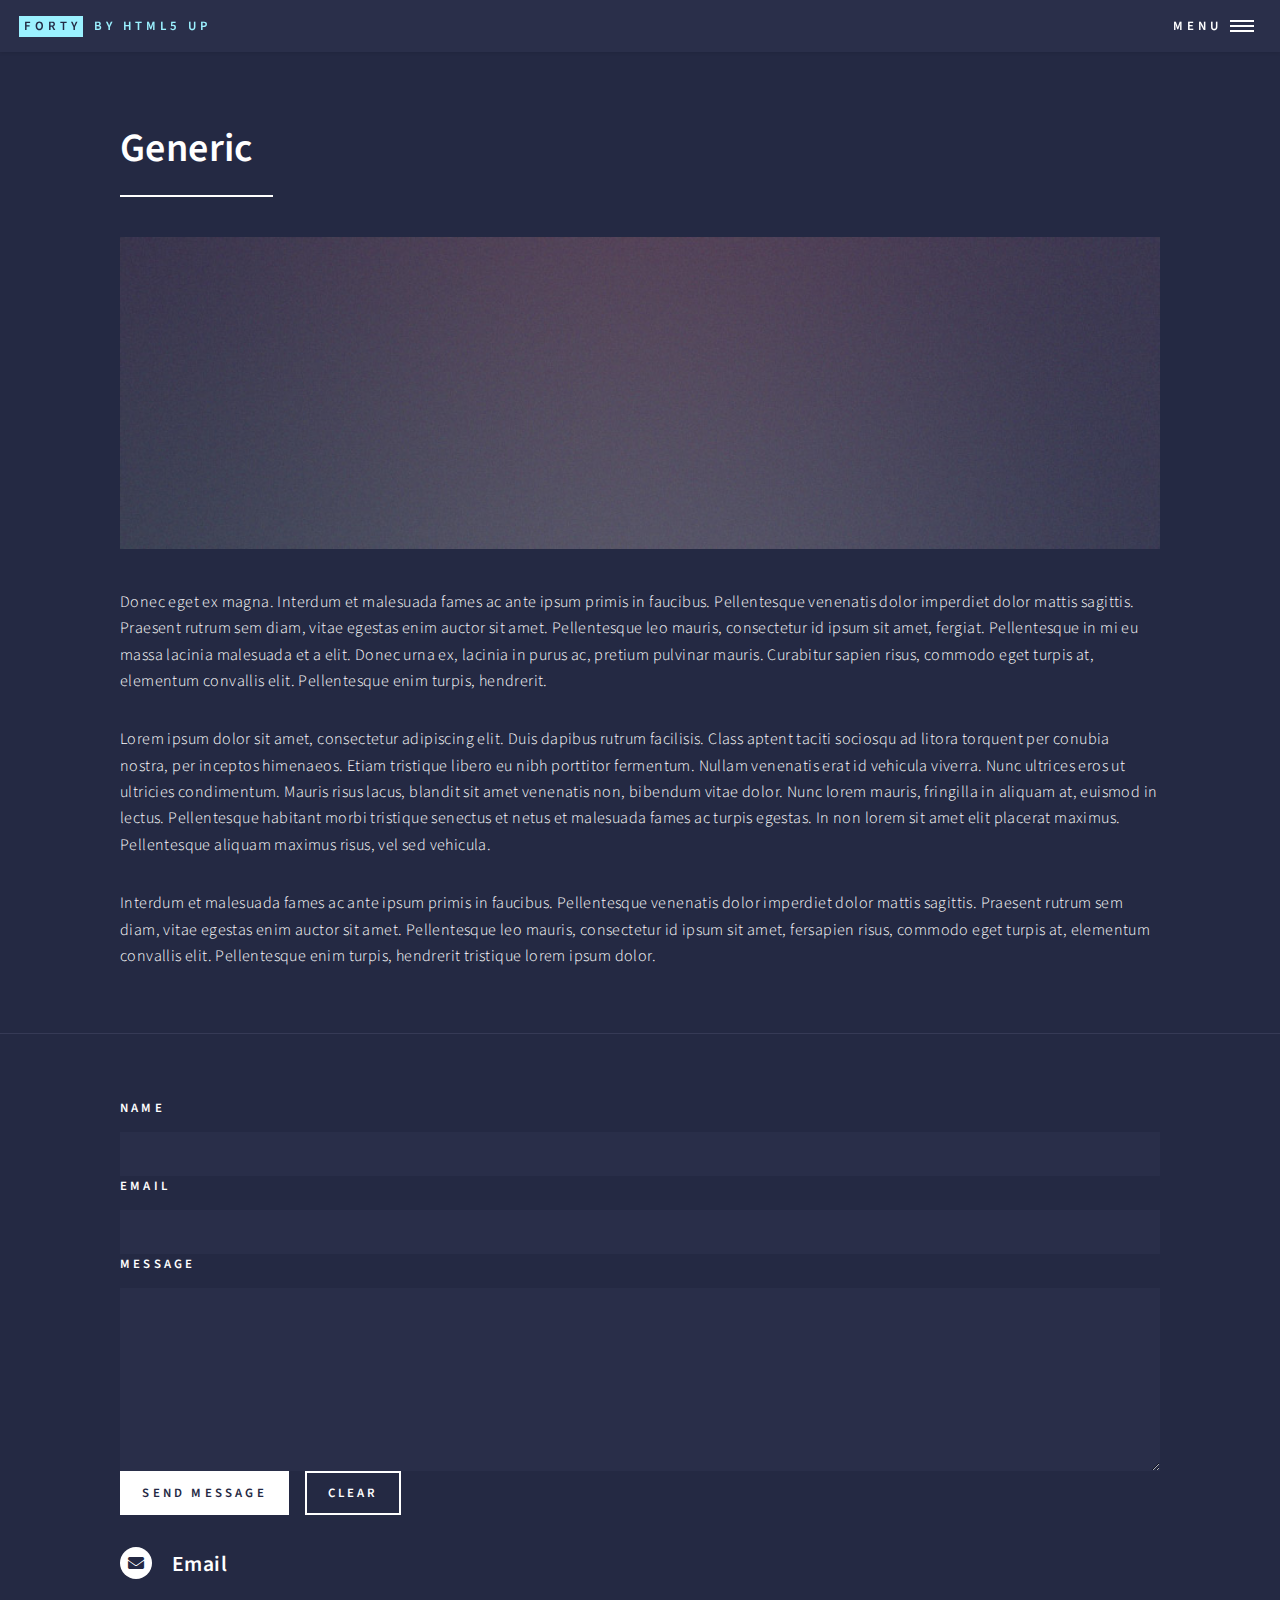
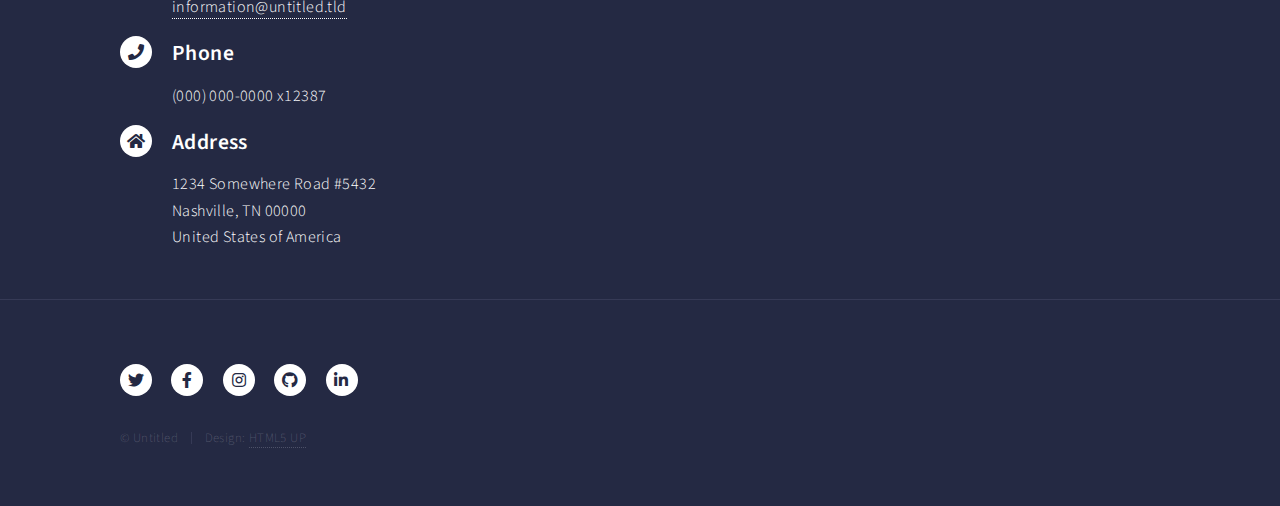
<file: generic.html>
<!DOCTYPE HTML>
<!--
	Forty by HTML5 UP
	html5up.net | @ajlkn
	Free for personal and commercial use under the CCA 3.0 license (html5up.net/license)
-->
<html>
	<head>
		<title>Generic - Forty by HTML5 UP</title>
		<meta charset="utf-8" />
		<meta name="viewport" content="width=device-width, initial-scale=1, user-scalable=no" />
		<link rel="stylesheet" href="assets/css/main.css" />
		<noscript><link rel="stylesheet" href="assets/css/noscript.css" /></noscript>
	</head>
	<body class="is-preload">

		<!-- Wrapper -->
			<div id="wrapper">

				<!-- Header -->
					<header id="header">
						<a href="index.html" class="logo"><strong>Forty</strong> <span>by HTML5 UP</span></a>
						<nav>
							<a href="#menu">Menu</a>
						</nav>
					</header>

				<!-- Menu -->
					<nav id="menu">
						<ul class="links">
							<li><a href="index.html">Home</a></li>
						</ul>
					</nav>

				<!-- Main -->
					<div id="main" class="alt">

						<!-- One -->
							<section id="one">
								<div class="inner">
									<header class="major">
										<h1>Generic</h1>
									</header>
									<span class="image main"><img src="images/pic11.jpg" alt="" /></span>
									<p>Donec eget ex magna. Interdum et malesuada fames ac ante ipsum primis in faucibus. Pellentesque venenatis dolor imperdiet dolor mattis sagittis. Praesent rutrum sem diam, vitae egestas enim auctor sit amet. Pellentesque leo mauris, consectetur id ipsum sit amet, fergiat. Pellentesque in mi eu massa lacinia malesuada et a elit. Donec urna ex, lacinia in purus ac, pretium pulvinar mauris. Curabitur sapien risus, commodo eget turpis at, elementum convallis elit. Pellentesque enim turpis, hendrerit.</p>
									<p>Lorem ipsum dolor sit amet, consectetur adipiscing elit. Duis dapibus rutrum facilisis. Class aptent taciti sociosqu ad litora torquent per conubia nostra, per inceptos himenaeos. Etiam tristique libero eu nibh porttitor fermentum. Nullam venenatis erat id vehicula viverra. Nunc ultrices eros ut ultricies condimentum. Mauris risus lacus, blandit sit amet venenatis non, bibendum vitae dolor. Nunc lorem mauris, fringilla in aliquam at, euismod in lectus. Pellentesque habitant morbi tristique senectus et netus et malesuada fames ac turpis egestas. In non lorem sit amet elit placerat maximus. Pellentesque aliquam maximus risus, vel sed vehicula.</p>
									<p>Interdum et malesuada fames ac ante ipsum primis in faucibus. Pellentesque venenatis dolor imperdiet dolor mattis sagittis. Praesent rutrum sem diam, vitae egestas enim auctor sit amet. Pellentesque leo mauris, consectetur id ipsum sit amet, fersapien risus, commodo eget turpis at, elementum convallis elit. Pellentesque enim turpis, hendrerit tristique lorem ipsum dolor.</p>
								</div>
							</section>

					</div>

				<!-- Contact -->
					<section id="contact">
						<div class="inner">
							<section>
								<form method="post" action="#">
									<div class="fields">
										<div class="field half">
											<label for="name">Name</label>
											<input type="text" name="name" id="name" />
										</div>
										<div class="field half">
											<label for="email">Email</label>
											<input type="text" name="email" id="email" />
										</div>
										<div class="field">
											<label for="message">Message</label>
											<textarea name="message" id="message" rows="6"></textarea>
										</div>
									</div>
									<ul class="actions">
										<li><input type="submit" value="Send Message" class="primary" /></li>
										<li><input type="reset" value="Clear" /></li>
									</ul>
								</form>
							</section>
							<section class="split">
								<section>
									<div class="contact-method">
										<span class="icon solid alt fa-envelope"></span>
										<h3>Email</h3>
										<a href="#">information@untitled.tld</a>
									</div>
								</section>
								<section>
									<div class="contact-method">
										<span class="icon solid alt fa-phone"></span>
										<h3>Phone</h3>
										<span>(000) 000-0000 x12387</span>
									</div>
								</section>
								<section>
									<div class="contact-method">
										<span class="icon solid alt fa-home"></span>
										<h3>Address</h3>
										<span>1234 Somewhere Road #5432<br />
										Nashville, TN 00000<br />
										United States of America</span>
									</div>
								</section>
							</section>
						</div>
					</section>

				<!-- Footer -->
					<footer id="footer">
						<div class="inner">
							<ul class="icons">
								<li><a href="#" class="icon brands alt fa-twitter"><span class="label">Twitter</span></a></li>
								<li><a href="#" class="icon brands alt fa-facebook-f"><span class="label">Facebook</span></a></li>
								<li><a href="#" class="icon brands alt fa-instagram"><span class="label">Instagram</span></a></li>
								<li><a href="#" class="icon brands alt fa-github"><span class="label">GitHub</span></a></li>
								<li><a href="#" class="icon brands alt fa-linkedin-in"><span class="label">LinkedIn</span></a></li>
							</ul>
							<ul class="copyright">
								<li>&copy; Untitled</li><li>Design: <a href="https://html5up.net">HTML5 UP</a></li>
							</ul>
						</div>
					</footer>

			</div>

		<!-- Scripts -->
			<script src="assets/js/jquery.min.js"></script>
			<script src="assets/js/jquery.scrolly.min.js"></script>
			<script src="assets/js/jquery.scrollex.min.js"></script>
			<script src="assets/js/browser.min.js"></script>
			<script src="assets/js/breakpoints.min.js"></script>
			<script src="assets/js/util.js"></script>
			<script src="assets/js/main.js"></script>

	</body>
</html>
</file>
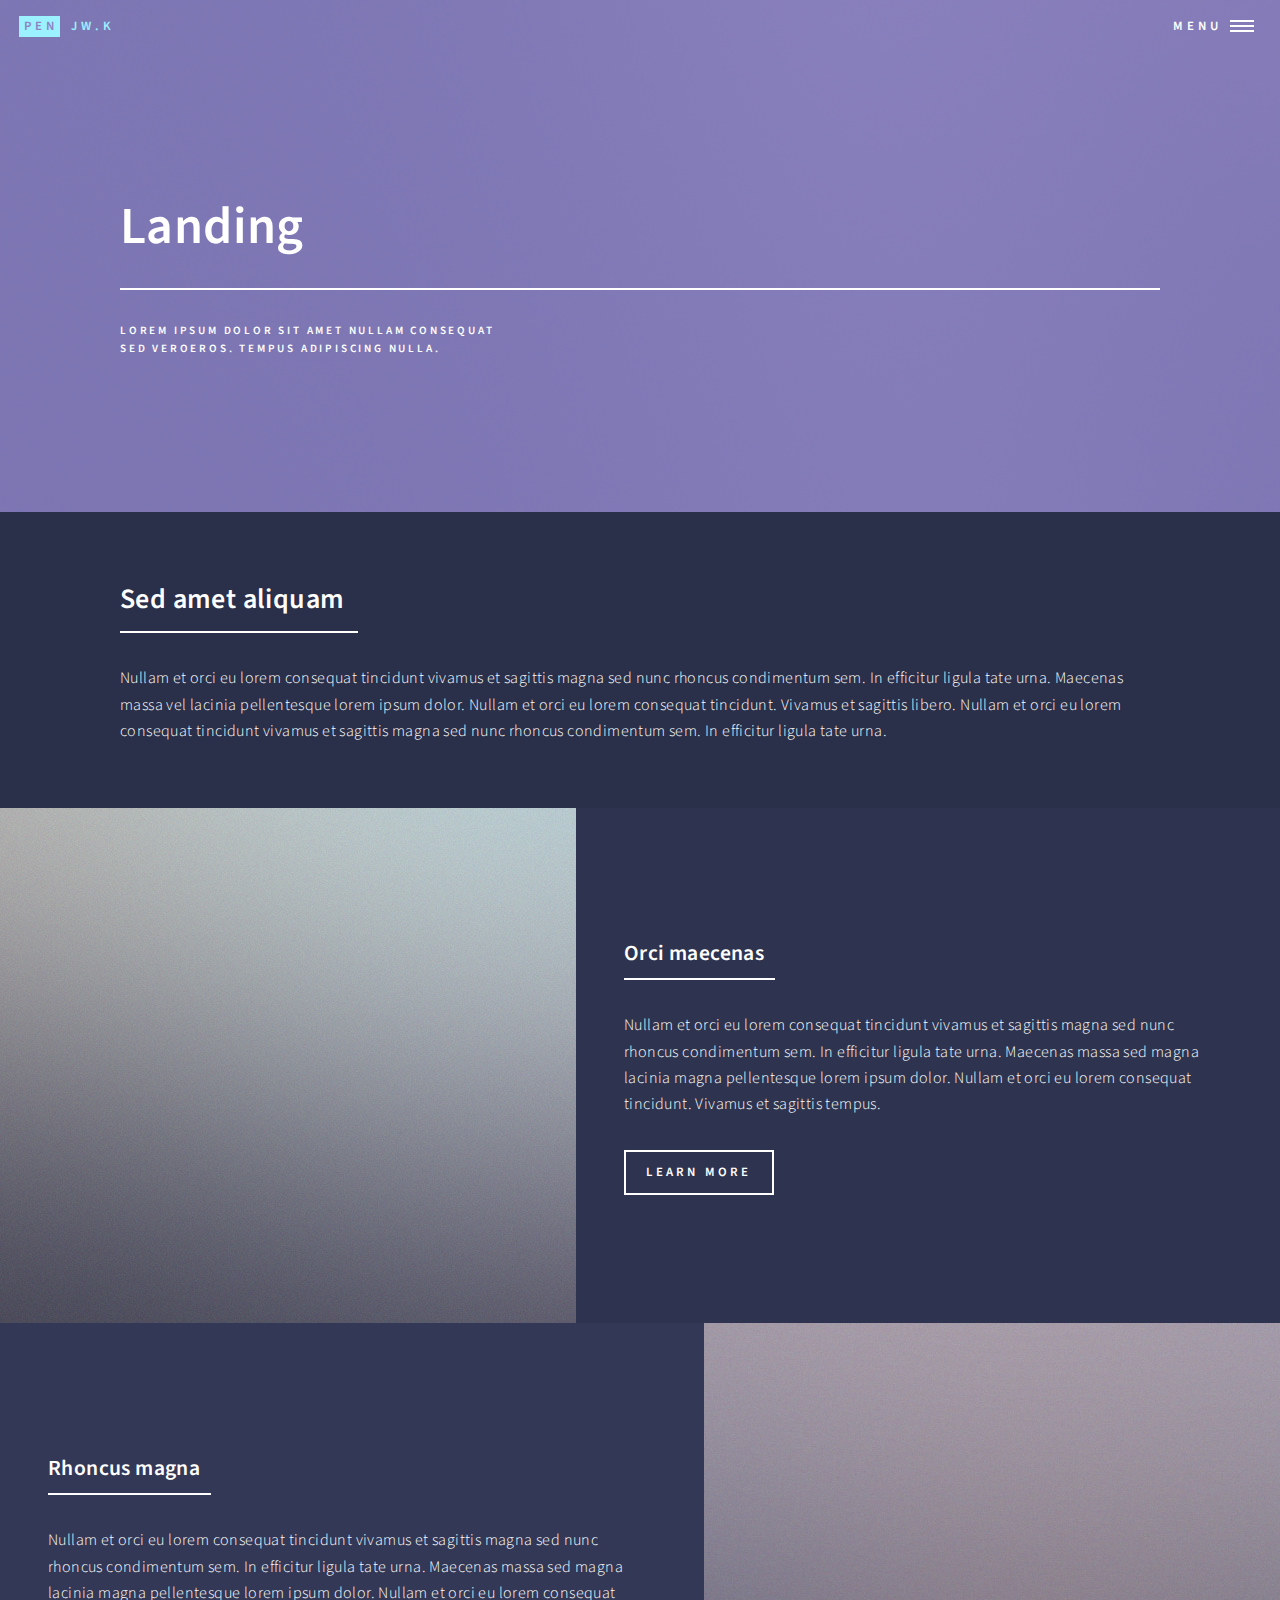
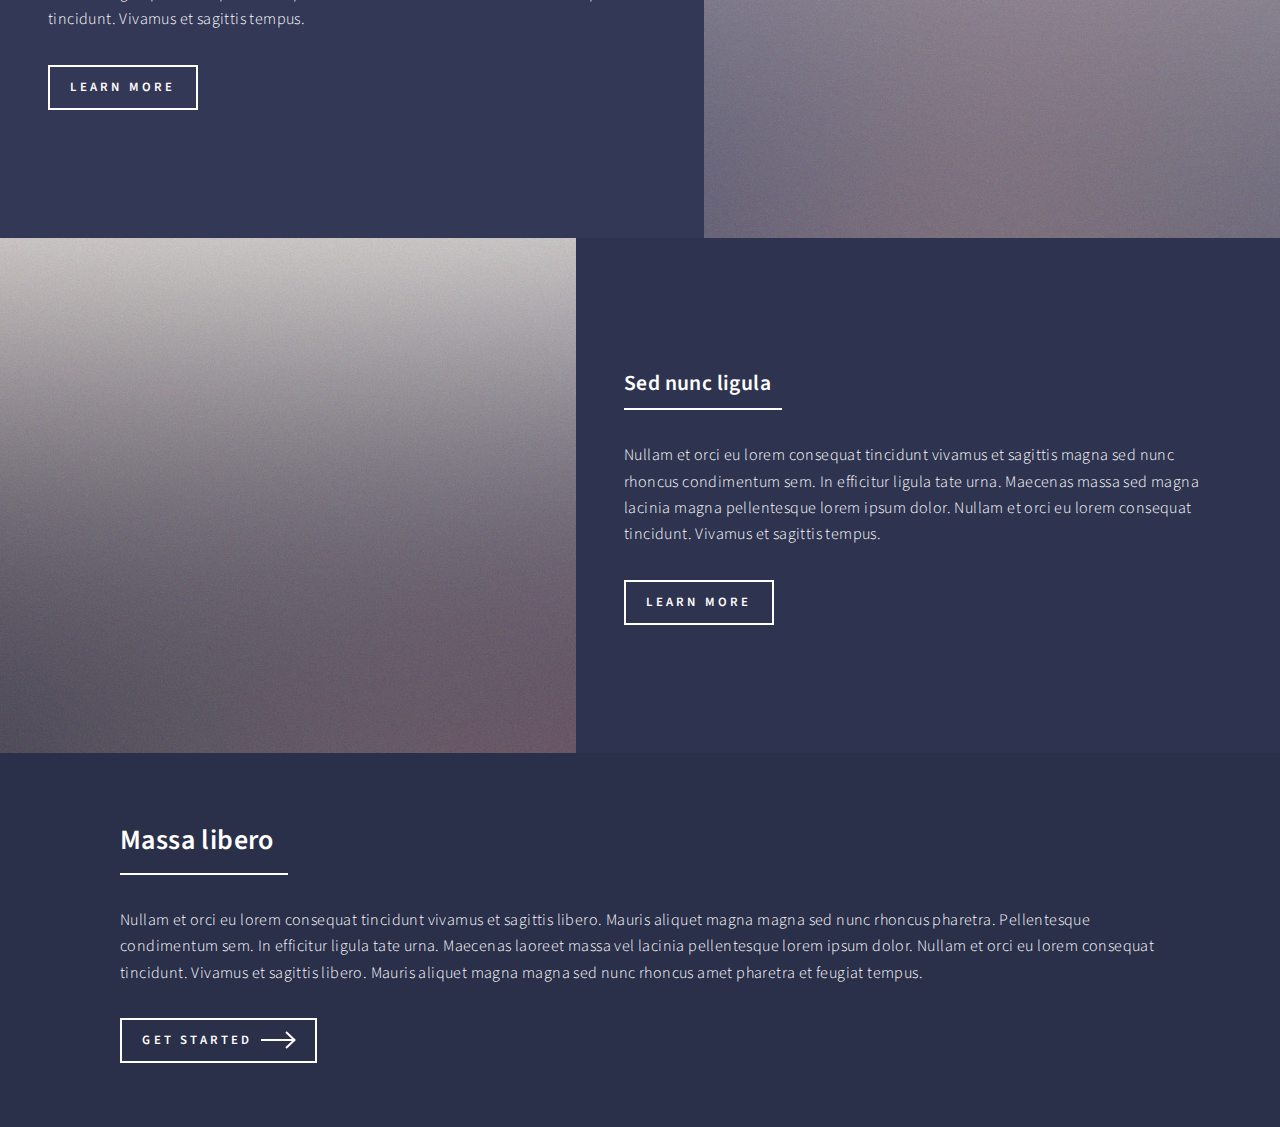
<file: landing.html>
<!DOCTYPE HTML>
<!--
	Forty by HTML5 UP
	html5up.net | @ajlkn
	Free for personal and commercial use under the CCA 3.0 license (html5up.net/license)
-->
<html>
	<head>
		<title>Landing - Forty by HTML5 UP</title>
		<meta charset="utf-8" />
		<meta name="viewport" content="width=device-width, initial-scale=1, user-scalable=no" />
		<link rel="stylesheet" href="assets/css/main.css" />
		<noscript><link rel="stylesheet" href="assets/css/noscript.css" /></noscript>
	</head>
	<body class="is-preload">

		<!-- Wrapper -->
			<div id="wrapper">

				<!-- Header -->
				<!-- Note: The "styleN" class below should match that of the banner element. -->
					<header id="header" class="alt style2">
						<a href="index.html" class="logo"><strong>Pen</strong> <span>Jw.K</span></a>
						<nav>
							<a href="#menu">Menu</a>
						</nav>
					</header>

				<!-- Menu -->
					<nav id="menu">
						<ul class="links">
							<li><a href="index.html">Home</a></li>
						</ul>
					</nav>

				<!-- Banner -->
				<!-- Note: The "styleN" class below should match that of the header element. -->
					<section id="banner" class="style2">
						<div class="inner">
							<span class="image">
								<img src="images/pic07.jpg" alt="" />
							</span>
							<header class="major">
								<h1>Landing</h1>
							</header>
							<div class="content">
								<p>Lorem ipsum dolor sit amet nullam consequat<br />
								sed veroeros. tempus adipiscing nulla.</p>
							</div>
						</div>
					</section>

				<!-- Main -->
					<div id="main">

						<!-- One -->
							<section id="one">
								<div class="inner">
									<header class="major">
										<h2>Sed amet aliquam</h2>
									</header>
									<p>Nullam et orci eu lorem consequat tincidunt vivamus et sagittis magna sed nunc rhoncus condimentum sem. In efficitur ligula tate urna. Maecenas massa vel lacinia pellentesque lorem ipsum dolor. Nullam et orci eu lorem consequat tincidunt. Vivamus et sagittis libero. Nullam et orci eu lorem consequat tincidunt vivamus et sagittis magna sed nunc rhoncus condimentum sem. In efficitur ligula tate urna.</p>
								</div>
							</section>

						<!-- Two -->
							<section id="two" class="spotlights">
								<section>
									<a href="generic.html" class="image">
										<img src="images/pic08.jpg" alt="" data-position="center center" />
									</a>
									<div class="content">
										<div class="inner">
											<header class="major">
												<h3>Orci maecenas</h3>
											</header>
											<p>Nullam et orci eu lorem consequat tincidunt vivamus et sagittis magna sed nunc rhoncus condimentum sem. In efficitur ligula tate urna. Maecenas massa sed magna lacinia magna pellentesque lorem ipsum dolor. Nullam et orci eu lorem consequat tincidunt. Vivamus et sagittis tempus.</p>
											<ul class="actions">
												<li><a href="generic.html" class="button">Learn more</a></li>
											</ul>
										</div>
									</div>
								</section>
								<section>
									<a href="generic.html" class="image">
										<img src="images/pic09.jpg" alt="" data-position="top center" />
									</a>
									<div class="content">
										<div class="inner">
											<header class="major">
												<h3>Rhoncus magna</h3>
											</header>
											<p>Nullam et orci eu lorem consequat tincidunt vivamus et sagittis magna sed nunc rhoncus condimentum sem. In efficitur ligula tate urna. Maecenas massa sed magna lacinia magna pellentesque lorem ipsum dolor. Nullam et orci eu lorem consequat tincidunt. Vivamus et sagittis tempus.</p>
											<ul class="actions">
												<li><a href="generic.html" class="button">Learn more</a></li>
											</ul>
										</div>
									</div>
								</section>
								<section>
									<a href="generic.html" class="image">
										<img src="images/pic10.jpg" alt="" data-position="25% 25%" />
									</a>
									<div class="content">
										<div class="inner">
											<header class="major">
												<h3>Sed nunc ligula</h3>
											</header>
											<p>Nullam et orci eu lorem consequat tincidunt vivamus et sagittis magna sed nunc rhoncus condimentum sem. In efficitur ligula tate urna. Maecenas massa sed magna lacinia magna pellentesque lorem ipsum dolor. Nullam et orci eu lorem consequat tincidunt. Vivamus et sagittis tempus.</p>
											<ul class="actions">
												<li><a href="generic.html" class="button">Learn more</a></li>
											</ul>
										</div>
									</div>
								</section>
							</section>

						<!-- Three -->
							<section id="three">
								<div class="inner">
									<header class="major">
										<h2>Massa libero</h2>
									</header>
									<p>Nullam et orci eu lorem consequat tincidunt vivamus et sagittis libero. Mauris aliquet magna magna sed nunc rhoncus pharetra. Pellentesque condimentum sem. In efficitur ligula tate urna. Maecenas laoreet massa vel lacinia pellentesque lorem ipsum dolor. Nullam et orci eu lorem consequat tincidunt. Vivamus et sagittis libero. Mauris aliquet magna magna sed nunc rhoncus amet pharetra et feugiat tempus.</p>
									<ul class="actions">
										<li><a href="generic.html" class="button next">Get Started</a></li>
									</ul>
								</div>
							</section>

					</div>

				<!-- Contact -->

				<!-- Footer -->
			</div>

		<!-- Scripts -->
			<script src="assets/js/jquery.min.js"></script>
			<script src="assets/js/jquery.scrolly.min.js"></script>
			<script src="assets/js/jquery.scrollex.min.js"></script>
			<script src="assets/js/browser.min.js"></script>
			<script src="assets/js/breakpoints.min.js"></script>
			<script src="assets/js/util.js"></script>
			<script src="assets/js/main.js"></script>

	</body>
</html>
</file>
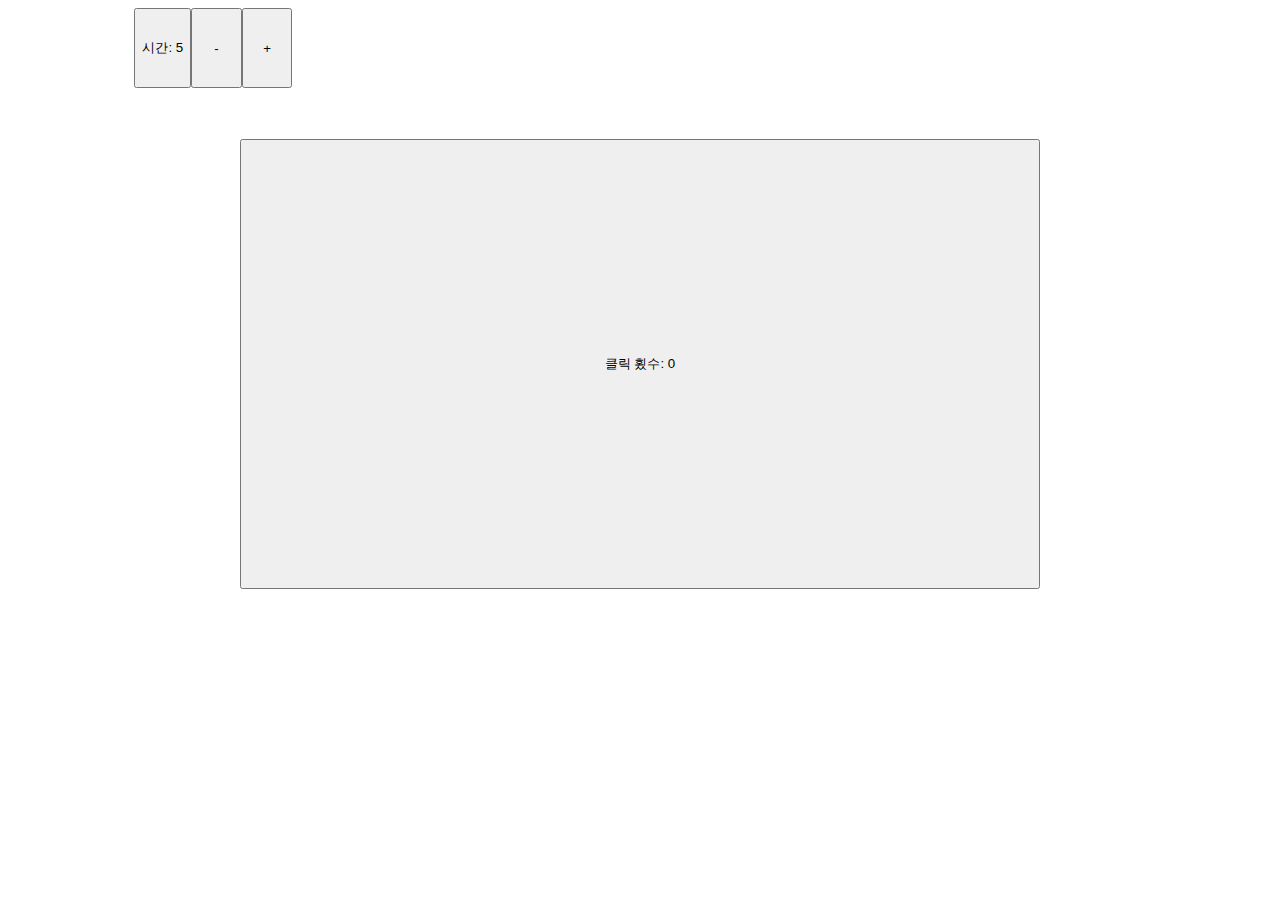
<file: personal project/autoclickertest/autoclicktest.html>
<!DOCTYPE html>
<html lang="en">
<head>
    <meta charset="UTF-8">
    <meta http-equiv="X-UA-Compatible" content="IE=edge">
    <meta name="viewport" content="width=device-width, initial-scale=1.0">
    <title>Document</title><link rel="stylesheet" href="autoclickertest.css">
</head>
<body>



    <button id="clicker" class="bt"><p>클릭 횠수: 0</p></button>
    
    <div class="container">
    <button id="time" class="ti"><p>시간: 5</p></button>

    <button id="mi" class="min"><P>-</P></button>

    <button id="pl" class="plu"><P>+</P></button>
    </div>
<script src="./autoclickertest.js"></script>
</body>
</html>
</file>
<file: assets/css/noscript.css>
/*
	Forty by HTML5 UP
	html5up.net | @ajlkn
	Free for personal and commercial use under the CCA 3.0 license (html5up.net/license)
*/

/* Banner */

	body.is-preload #banner:after {
		opacity: 0.85;
	}

	body.is-preload #banner > .inner {
		-moz-filter: none;
		-webkit-filter: none;
		-ms-filter: none;
		filter: none;
		-moz-transform: none;
		-webkit-transform: none;
		-ms-transform: none;
		transform: none;
		opacity: 1;
	}
</file>
<file: personal project/autoclickertest/autoclickertest.css>
body{
   position: relative;
}

.bt{
  position: absolute;
  left: 50%;
  top: 50%;
  transform: translate(-50%, -50%);
  margin-top: 25%;
  }
  .bt{
    width: 800px;
    height: 450px;
  }
  .ti{
   display: inline-block;
   
  }
  .plu{
    display: inline-block;
    width: 5%;
  }
  .min{
    display: inline-block;
    width: 5%;
  }
  .container{
    width: 80%;
    height: 80px;
    margin: 0 auto;
    display: flex;
}
</file>
<file: assets/css/main.css>
@import url(fontawesome-all.min.css);
@import url("https://fonts.googleapis.com/css?family=Source+Sans+Pro:300,300italic,600,600italic");

/* 


*/
contact-method
/*
	Forty by HTML5 UP
	html5up.net | @ajlkn
	Free for personal and commercial use under the CCA 3.0 license (html5up.net/license)
*/

html, body, div, span, applet, object,
iframe, h1, h2, h3, h4, h5, h6, p, blockquote,
pre, a, abbr, acronym, address, big, cite,
code, del, dfn, em, img, ins, kbd, q, s, samp,
small, strike, strong, sub, sup, tt, var, b,
u, i, center, dl, dt, dd, ol, ul, li, fieldset,
form, label, legend, table, caption, tbody,
tfoot, thead, tr, th, td, article, aside,
canvas, details, embed, figure, figcaption,
footer, header, hgroup, menu, nav, output, ruby,
section, summary, time, mark, audio, video {
	margin: 0;
	padding: 0;
	border: 0;
	font-size: 100%;
	font: inherit;
	vertical-align: baseline;}

article, aside, details, figcaption, figure,
footer, header, hgroup, menu, nav, section {
	display: block;}

body {
	line-height: 1;
}

ol, ul {
	list-style: none;
}

blockquote, q {
	quotes: none;
}

	blockquote:before, blockquote:after, q:before, q:after {
		content: '';
		content: none;
	}

table {
	border-collapse: collapse;
	border-spacing: 0;
}

body {
	-webkit-text-size-adjust: none;
}

mark {
	background-color: transparent;
	color: inherit;
}

input::-moz-focus-inner {
	border: 0;
	padding: 0;
}

input, select, textarea {
	-moz-appearance: none;
	-webkit-appearance: none;
	-ms-appearance: none;
	appearance: none;
}

/* Basic */

	@-ms-viewport {
		width: device-width;
	}

	body {
		-ms-overflow-style: scrollbar;
	}

	@media screen and (max-width: 480px) {

		html, body {
			min-width: 320px;
		}

	}

	html {
		box-sizing: border-box;
	}

	*, *:before, *:after {
		box-sizing: inherit;
	}

	body {
		background: #242943;
	}

		body.is-preload *, body.is-preload *:before, body.is-preload *:after {
			-moz-animation: none !important;
			-webkit-animation: none !important;
			-ms-animation: none !important;
			animation: none !important;
			-moz-transition: none !important;
			-webkit-transition: none !important;
			-ms-transition: none !important;
			transition: none !important;
		}

/* Type */

	body, input, select, textarea {
		color: #ffffff;
		font-family: "Source Sans Pro", Helvetica, sans-serif;
		font-size: 17pt;
		font-weight: 300;
		letter-spacing: 0.025em;
		line-height: 1.65;
	}

		@media screen and (max-width: 1680px) {

			body, input, select, textarea {
				font-size: 14pt;
			}

		}

		@media screen and (max-width: 1280px) {

			body, input, select, textarea {
				font-size: 12pt;
			}

		}

		@media screen and (max-width: 360px) {

			body, input, select, textarea {
				font-size: 11pt;
			}

		}

	a {
		-moz-transition: color 0.2s ease-in-out, border-bottom-color 0.2s ease-in-out;
		-webkit-transition: color 0.2s ease-in-out, border-bottom-color 0.2s ease-in-out;
		-ms-transition: color 0.2s ease-in-out, border-bottom-color 0.2s ease-in-out;
		transition: color 0.2s ease-in-out, border-bottom-color 0.2s ease-in-out;
		border-bottom: dotted 1px;
		color: inherit;
		text-decoration: none;
	}

		a:hover {
			border-bottom-color: transparent;
			color: #9bf1ff !important;
		}

		a:active {
			color: #53e3fb !important;
		}

	strong, b {
		color: #ffffff;
		font-weight: 600;
	}

	em, i {
		font-style: italic;
	}

	p {
		margin: 0 0 2em 0;
	}

	h1, h2, h3, h4, h5, h6 {
		color: #ffffff;
		font-weight: 600;
		line-height: 1.65;
		margin: 0 0 1em 0;
	}

		h1 a, h2 a, h3 a, h4 a, h5 a, h6 a {
			color: inherit;
			border-bottom: 0;
		}

	h1 {
		font-size: 2.5em;
	}

	h2 {
		font-size: 1.75em;
	}

	h3 {
		font-size: 1.35em;
	}

	h4 {
		font-size: 1.1em;
	}

	h5 {
		font-size: 0.9em;
	}

	h6 {
		font-size: 0.7em;
	}

	@media screen and (max-width: 736px) {

		h1 {
			font-size: 2em;
		}

		h2 {
			font-size: 1.5em;
		}

		h3 {
			font-size: 1.25em;
		}

	}

	sub {
		font-size: 0.8em;
		position: relative;
		top: 0.5em;
	}

	sup {
		font-size: 0.8em;
		position: relative;
		top: -0.5em;
	}

	blockquote {
		border-left: solid 4px rgba(212, 212, 255, 0.1);
		font-style: italic;
		margin: 0 0 2em 0;
		padding: 0.5em 0 0.5em 2em;
	}

	code {
		background: rgba(212, 212, 255, 0.035);
		font-family: "Courier New", monospace;
		font-size: 0.9em;
		margin: 0 0.25em;
		padding: 0.25em 0.65em;
	}

	pre {
		-webkit-overflow-scrolling: touch;
		font-family: "Courier New", monospace;
		font-size: 0.9em;
		margin: 0 0 2em 0;
	}

		pre code {
			display: block;
			line-height: 1.75;
			padding: 1em 1.5em;
			overflow-x: auto;
		}

	hr {
		border: 0;
		border-bottom: solid 1px rgba(212, 212, 255, 0.1);
		margin: 2em 0;
	}

		hr.major {
			margin: 3em 0;
		}

	.align-left {
		text-align: left;
	}

	.align-center {
		text-align: center;
	}

	.align-right {
		text-align: right;
	}

/* Row */

	.row {
		display: flex;
		flex-wrap: wrap;
		box-sizing: border-box;
		align-items: stretch;
	}

		.row > * {
			box-sizing: border-box;
		}

		.row.gtr-uniform > * > :last-child {
			margin-bottom: 0;
		}

		.row.aln-left {
			justify-content: flex-start;
		}

		.row.aln-center {
			justify-content: center;
		}

		.row.aln-right {
			justify-content: flex-end;
		}

		.row.aln-top {
			align-items: flex-start;
		}

		.row.aln-middle {
			align-items: center;
		}

		.row.aln-bottom {
			align-items: flex-end;
		}

		.row > .imp {
			order: -1;
		}

		.row > .col-1 {
			width: 8.33333%;
		}

		.row > .off-1 {
			margin-left: 8.33333%;
		}

		.row > .col-2 {
			width: 16.66667%;
		}

		.row > .off-2 {
			margin-left: 16.66667%;
		}

		.row > .col-3 {
			width: 25%;
		}

		.row > .off-3 {
			margin-left: 25%;
		}

		.row > .col-4 {
			width: 33.33333%;
		}

		.row > .off-4 {
			margin-left: 33.33333%;
		}

		.row > .col-5 {
			width: 41.66667%;
		}

		.row > .off-5 {
			margin-left: 41.66667%;
		}

		.row > .col-6 {
			width: 50%;
		}

		.row > .off-6 {
			margin-left: 50%;
		}

		.row > .col-7 {
			width: 58.33333%;
		}

		.row > .off-7 {
			margin-left: 58.33333%;
		}

		.row > .col-8 {
			width: 66.66667%;
		}

		.row > .off-8 {
			margin-left: 66.66667%;
		}

		.row > .col-9 {
			width: 75%;
		}

		.row > .off-9 {
			margin-left: 75%;
		}

		.row > .col-10 {
			width: 83.33333%;
		}

		.row > .off-10 {
			margin-left: 83.33333%;
		}

		.row > .col-11 {
			width: 91.66667%;
		}

		.row > .off-11 {
			margin-left: 91.66667%;
		}

		.row > .col-12 {
			width: 100%;
		}

		.row > .off-12 {
			margin-left: 100%;
		}

		.row.gtr-0 {
			margin-top: 0;
			margin-left: 0em;
		}

			.row.gtr-0 > * {
				padding: 0 0 0 0em;
			}

			.row.gtr-0.gtr-uniform {
				margin-top: 0em;
			}

				.row.gtr-0.gtr-uniform > * {
					padding-top: 0em;
				}

		.row.gtr-25 {
			margin-top: 0;
			margin-left: -0.5em;
		}

			.row.gtr-25 > * {
				padding: 0 0 0 0.5em;
			}

			.row.gtr-25.gtr-uniform {
				margin-top: -0.5em;
			}

				.row.gtr-25.gtr-uniform > * {
					padding-top: 0.5em;
				}

		.row.gtr-50 {
			margin-top: 0;
			margin-left: -1em;
		}

			.row.gtr-50 > * {
				padding: 0 0 0 1em;
			}

			.row.gtr-50.gtr-uniform {
				margin-top: -1em;
			}

				.row.gtr-50.gtr-uniform > * {
					padding-top: 1em;
				}

		.row {
			margin-top: 0;
			margin-left: -2em;
		}

			.row > * {
				padding: 0 0 0 2em;
			}

			.row.gtr-uniform {
				margin-top: -2em;
			}

				.row.gtr-uniform > * {
					padding-top: 2em;
				}

		.row.gtr-150 {
			margin-top: 0;
			margin-left: -3em;
		}

			.row.gtr-150 > * {
				padding: 0 0 0 3em;
			}

			.row.gtr-150.gtr-uniform {
				margin-top: -3em;
			}

				.row.gtr-150.gtr-uniform > * {
					padding-top: 3em;
				}

		.row.gtr-200 {
			margin-top: 0;
			margin-left: -4em;
		}

			.row.gtr-200 > * {
				padding: 0 0 0 4em;
			}

			.row.gtr-200.gtr-uniform {
				margin-top: -4em;
			}

				.row.gtr-200.gtr-uniform > * {
					padding-top: 4em;
				}

		@media screen and (max-width: 1680px) {

			.row {
				display: flex;
				flex-wrap: wrap;
				box-sizing: border-box;
				align-items: stretch;
			}

				.row > * {
					box-sizing: border-box;
				}

				.row.gtr-uniform > * > :last-child {
					margin-bottom: 0;
				}

				.row.aln-left {
					justify-content: flex-start;
				}

				.row.aln-center {
					justify-content: center;
				}

				.row.aln-right {
					justify-content: flex-end;
				}

				.row.aln-top {
					align-items: flex-start;
				}

				.row.aln-middle {
					align-items: center;
				}

				.row.aln-bottom {
					align-items: flex-end;
				}

				.row > .imp-xlarge {
					order: -1;
				}

				.row > .col-1-xlarge {
					width: 8.33333%;
				}

				.row > .off-1-xlarge {
					margin-left: 8.33333%;
				}

				.row > .col-2-xlarge {
					width: 16.66667%;
				}

				.row > .off-2-xlarge {
					margin-left: 16.66667%;
				}

				.row > .col-3-xlarge {
					width: 25%;
				}

				.row > .off-3-xlarge {
					margin-left: 25%;
				}

				.row > .col-4-xlarge {
					width: 33.33333%;
				}

				.row > .off-4-xlarge {
					margin-left: 33.33333%;
				}

				.row > .col-5-xlarge {
					width: 41.66667%;
				}

				.row > .off-5-xlarge {
					margin-left: 41.66667%;
				}

				.row > .col-6-xlarge {
					width: 50%;
				}

				.row > .off-6-xlarge {
					margin-left: 50%;
				}

				.row > .col-7-xlarge {
					width: 58.33333%;
				}

				.row > .off-7-xlarge {
					margin-left: 58.33333%;
				}

				.row > .col-8-xlarge {
					width: 66.66667%;
				}

				.row > .off-8-xlarge {
					margin-left: 66.66667%;
				}

				.row > .col-9-xlarge {
					width: 75%;
				}

				.row > .off-9-xlarge {
					margin-left: 75%;
				}

				.row > .col-10-xlarge {
					width: 83.33333%;
				}

				.row > .off-10-xlarge {
					margin-left: 83.33333%;
				}

				.row > .col-11-xlarge {
					width: 91.66667%;
				}

				.row > .off-11-xlarge {
					margin-left: 91.66667%;
				}

				.row > .col-12-xlarge {
					width: 100%;
				}

				.row > .off-12-xlarge {
					margin-left: 100%;
				}

				.row.gtr-0 {
					margin-top: 0;
					margin-left: 0em;
				}

					.row.gtr-0 > * {
						padding: 0 0 0 0em;
					}

					.row.gtr-0.gtr-uniform {
						margin-top: 0em;
					}

						.row.gtr-0.gtr-uniform > * {
							padding-top: 0em;
						}

				.row.gtr-25 {
					margin-top: 0;
					margin-left: -0.5em;
				}

					.row.gtr-25 > * {
						padding: 0 0 0 0.5em;
					}

					.row.gtr-25.gtr-uniform {
						margin-top: -0.5em;
					}

						.row.gtr-25.gtr-uniform > * {
							padding-top: 0.5em;
						}

				.row.gtr-50 {
					margin-top: 0;
					margin-left: -1em;
				}

					.row.gtr-50 > * {
						padding: 0 0 0 1em;
					}

					.row.gtr-50.gtr-uniform {
						margin-top: -1em;
					}

						.row.gtr-50.gtr-uniform > * {
							padding-top: 1em;
						}

				.row {
					margin-top: 0;
					margin-left: -2em;
				}

					.row > * {
						padding: 0 0 0 2em;
					}

					.row.gtr-uniform {
						margin-top: -2em;
					}

						.row.gtr-uniform > * {
							padding-top: 2em;
						}

				.row.gtr-150 {
					margin-top: 0;
					margin-left: -3em;
				}

					.row.gtr-150 > * {
						padding: 0 0 0 3em;
					}

					.row.gtr-150.gtr-uniform {
						margin-top: -3em;
					}

						.row.gtr-150.gtr-uniform > * {
							padding-top: 3em;
						}

				.row.gtr-200 {
					margin-top: 0;
					margin-left: -4em;
				}

					.row.gtr-200 > * {
						padding: 0 0 0 4em;
					}

					.row.gtr-200.gtr-uniform {
						margin-top: -4em;
					}

						.row.gtr-200.gtr-uniform > * {
							padding-top: 4em;
						}

		}

		@media screen and (max-width: 1280px) {

			.row {
				display: flex;
				flex-wrap: wrap;
				box-sizing: border-box;
				align-items: stretch;
			}

				.row > * {
					box-sizing: border-box;
				}

				.row.gtr-uniform > * > :last-child {
					margin-bottom: 0;
				}

				.row.aln-left {
					justify-content: flex-start;
				}

				.row.aln-center {
					justify-content: center;
				}

				.row.aln-right {
					justify-content: flex-end;
				}

				.row.aln-top {
					align-items: flex-start;
				}

				.row.aln-middle {
					align-items: center;
				}

				.row.aln-bottom {
					align-items: flex-end;
				}

				.row > .imp-large {
					order: -1;
				}

				.row > .col-1-large {
					width: 8.33333%;
				}

				.row > .off-1-large {
					margin-left: 8.33333%;
				}

				.row > .col-2-large {
					width: 16.66667%;
				}

				.row > .off-2-large {
					margin-left: 16.66667%;
				}

				.row > .col-3-large {
					width: 25%;
				}

				.row > .off-3-large {
					margin-left: 25%;
				}

				.row > .col-4-large {
					width: 33.33333%;
				}

				.row > .off-4-large {
					margin-left: 33.33333%;
				}

				.row > .col-5-large {
					width: 41.66667%;
				}

				.row > .off-5-large {
					margin-left: 41.66667%;
				}

				.row > .col-6-large {
					width: 50%;
				}

				.row > .off-6-large {
					margin-left: 50%;
				}

				.row > .col-7-large {
					width: 58.33333%;
				}

				.row > .off-7-large {
					margin-left: 58.33333%;
				}

				.row > .col-8-large {
					width: 66.66667%;
				}

				.row > .off-8-large {
					margin-left: 66.66667%;
				}

				.row > .col-9-large {
					width: 75%;
				}

				.row > .off-9-large {
					margin-left: 75%;
				}

				.row > .col-10-large {
					width: 83.33333%;
				}

				.row > .off-10-large {
					margin-left: 83.33333%;
				}

				.row > .col-11-large {
					width: 91.66667%;
				}

				.row > .off-11-large {
					margin-left: 91.66667%;
				}

				.row > .col-12-large {
					width: 100%;
				}

				.row > .off-12-large {
					margin-left: 100%;
				}

				.row.gtr-0 {
					margin-top: 0;
					margin-left: 0em;
				}

					.row.gtr-0 > * {
						padding: 0 0 0 0em;
					}

					.row.gtr-0.gtr-uniform {
						margin-top: 0em;
					}

						.row.gtr-0.gtr-uniform > * {
							padding-top: 0em;
						}

				.row.gtr-25 {
					margin-top: 0;
					margin-left: -0.375em;
				}

					.row.gtr-25 > * {
						padding: 0 0 0 0.375em;
					}

					.row.gtr-25.gtr-uniform {
						margin-top: -0.375em;
					}

						.row.gtr-25.gtr-uniform > * {
							padding-top: 0.375em;
						}

				.row.gtr-50 {
					margin-top: 0;
					margin-left: -0.75em;
				}

					.row.gtr-50 > * {
						padding: 0 0 0 0.75em;
					}

					.row.gtr-50.gtr-uniform {
						margin-top: -0.75em;
					}

						.row.gtr-50.gtr-uniform > * {
							padding-top: 0.75em;
						}

				.row {
					margin-top: 0;
					margin-left: -1.5em;
				}

					.row > * {
						padding: 0 0 0 1.5em;
					}

					.row.gtr-uniform {
						margin-top: -1.5em;
					}

						.row.gtr-uniform > * {
							padding-top: 1.5em;
						}

				.row.gtr-150 {
					margin-top: 0;
					margin-left: -2.25em;
				}

					.row.gtr-150 > * {
						padding: 0 0 0 2.25em;
					}

					.row.gtr-150.gtr-uniform {
						margin-top: -2.25em;
					}

						.row.gtr-150.gtr-uniform > * {
							padding-top: 2.25em;
						}

				.row.gtr-200 {
					margin-top: 0;
					margin-left: -3em;
				}

					.row.gtr-200 > * {
						padding: 0 0 0 3em;
					}

					.row.gtr-200.gtr-uniform {
						margin-top: -3em;
					}

						.row.gtr-200.gtr-uniform > * {
							padding-top: 3em;
						}

		}

		@media screen and (max-width: 980px) {

			.row {
				display: flex;
				flex-wrap: wrap;
				box-sizing: border-box;
				align-items: stretch;
			}

				.row > * {
					box-sizing: border-box;
				}

				.row.gtr-uniform > * > :last-child {
					margin-bottom: 0;
				}

				.row.aln-left {
					justify-content: flex-start;
				}

				.row.aln-center {
					justify-content: center;
				}

				.row.aln-right {
					justify-content: flex-end;
				}

				.row.aln-top {
					align-items: flex-start;
				}

				.row.aln-middle {
					align-items: center;
				}

				.row.aln-bottom {
					align-items: flex-end;
				}

				.row > .imp-medium {
					order: -1;
				}

				.row > .col-1-medium {
					width: 8.33333%;
				}

				.row > .off-1-medium {
					margin-left: 8.33333%;
				}

				.row > .col-2-medium {
					width: 16.66667%;
				}

				.row > .off-2-medium {
					margin-left: 16.66667%;
				}

				.row > .col-3-medium {
					width: 25%;
				}

				.row > .off-3-medium {
					margin-left: 25%;
				}

				.row > .col-4-medium {
					width: 33.33333%;
				}

				.row > .off-4-medium {
					margin-left: 33.33333%;
				}

				.row > .col-5-medium {
					width: 41.66667%;
				}

				.row > .off-5-medium {
					margin-left: 41.66667%;
				}

				.row > .col-6-medium {
					width: 50%;
				}

				.row > .off-6-medium {
					margin-left: 50%;
				}

				.row > .col-7-medium {
					width: 58.33333%;
				}

				.row > .off-7-medium {
					margin-left: 58.33333%;
				}

				.row > .col-8-medium {
					width: 66.66667%;
				}

				.row > .off-8-medium {
					margin-left: 66.66667%;
				}

				.row > .col-9-medium {
					width: 75%;
				}

				.row > .off-9-medium {
					margin-left: 75%;
				}

				.row > .col-10-medium {
					width: 83.33333%;
				}

				.row > .off-10-medium {
					margin-left: 83.33333%;
				}

				.row > .col-11-medium {
					width: 91.66667%;
				}

				.row > .off-11-medium {
					margin-left: 91.66667%;
				}

				.row > .col-12-medium {
					width: 100%;
				}

				.row > .off-12-medium {
					margin-left: 100%;
				}

				.row.gtr-0 {
					margin-top: 0;
					margin-left: 0em;
				}

					.row.gtr-0 > * {
						padding: 0 0 0 0em;
					}

					.row.gtr-0.gtr-uniform {
						margin-top: 0em;
					}

						.row.gtr-0.gtr-uniform > * {
							padding-top: 0em;
						}

				.row.gtr-25 {
					margin-top: 0;
					margin-left: -0.375em;
				}

					.row.gtr-25 > * {
						padding: 0 0 0 0.375em;
					}

					.row.gtr-25.gtr-uniform {
						margin-top: -0.375em;
					}

						.row.gtr-25.gtr-uniform > * {
							padding-top: 0.375em;
						}

				.row.gtr-50 {
					margin-top: 0;
					margin-left: -0.75em;
				}

					.row.gtr-50 > * {
						padding: 0 0 0 0.75em;
					}

					.row.gtr-50.gtr-uniform {
						margin-top: -0.75em;
					}

						.row.gtr-50.gtr-uniform > * {
							padding-top: 0.75em;
						}

				.row {
					margin-top: 0;
					margin-left: -1.5em;
				}

					.row > * {
						padding: 0 0 0 1.5em;
					}

					.row.gtr-uniform {
						margin-top: -1.5em;
					}

						.row.gtr-uniform > * {
							padding-top: 1.5em;
						}

				.row.gtr-150 {
					margin-top: 0;
					margin-left: -2.25em;
				}

					.row.gtr-150 > * {
						padding: 0 0 0 2.25em;
					}

					.row.gtr-150.gtr-uniform {
						margin-top: -2.25em;
					}

						.row.gtr-150.gtr-uniform > * {
							padding-top: 2.25em;
						}

				.row.gtr-200 {
					margin-top: 0;
					margin-left: -3em;
				}

					.row.gtr-200 > * {
						padding: 0 0 0 3em;
					}

					.row.gtr-200.gtr-uniform {
						margin-top: -3em;
					}

						.row.gtr-200.gtr-uniform > * {
							padding-top: 3em;
						}

		}

		@media screen and (max-width: 736px) {

			.row {
				display: flex;
				flex-wrap: wrap;
				box-sizing: border-box;
				align-items: stretch;
			}

				.row > * {
					box-sizing: border-box;
				}

				.row.gtr-uniform > * > :last-child {
					margin-bottom: 0;
				}

				.row.aln-left {
					justify-content: flex-start;
				}

				.row.aln-center {
					justify-content: center;
				}

				.row.aln-right {
					justify-content: flex-end;
				}

				.row.aln-top {
					align-items: flex-start;
				}

				.row.aln-middle {
					align-items: center;
				}

				.row.aln-bottom {
					align-items: flex-end;
				}

				.row > .imp-small {
					order: -1;
				}

				.row > .col-1-small {
					width: 8.33333%;
				}

				.row > .off-1-small {
					margin-left: 8.33333%;
				}

				.row > .col-2-small {
					width: 16.66667%;
				}

				.row > .off-2-small {
					margin-left: 16.66667%;
				}

				.row > .col-3-small {
					width: 25%;
				}

				.row > .off-3-small {
					margin-left: 25%;
				}

				.row > .col-4-small {
					width: 33.33333%;
				}

				.row > .off-4-small {
					margin-left: 33.33333%;
				}

				.row > .col-5-small {
					width: 41.66667%;
				}

				.row > .off-5-small {
					margin-left: 41.66667%;
				}

				.row > .col-6-small {
					width: 50%;
				}

				.row > .off-6-small {
					margin-left: 50%;
				}

				.row > .col-7-small {
					width: 58.33333%;
				}

				.row > .off-7-small {
					margin-left: 58.33333%;
				}

				.row > .col-8-small {
					width: 66.66667%;
				}

				.row > .off-8-small {
					margin-left: 66.66667%;
				}

				.row > .col-9-small {
					width: 75%;
				}

				.row > .off-9-small {
					margin-left: 75%;
				}

				.row > .col-10-small {
					width: 83.33333%;
				}

				.row > .off-10-small {
					margin-left: 83.33333%;
				}

				.row > .col-11-small {
					width: 91.66667%;
				}

				.row > .off-11-small {
					margin-left: 91.66667%;
				}

				.row > .col-12-small {
					width: 100%;
				}

				.row > .off-12-small {
					margin-left: 100%;
				}

				.row.gtr-0 {
					margin-top: 0;
					margin-left: 0em;
				}

					.row.gtr-0 > * {
						padding: 0 0 0 0em;
					}

					.row.gtr-0.gtr-uniform {
						margin-top: 0em;
					}

						.row.gtr-0.gtr-uniform > * {
							padding-top: 0em;
						}

				.row.gtr-25 {
					margin-top: 0;
					margin-left: -0.3125em;
				}

					.row.gtr-25 > * {
						padding: 0 0 0 0.3125em;
					}

					.row.gtr-25.gtr-uniform {
						margin-top: -0.3125em;
					}

						.row.gtr-25.gtr-uniform > * {
							padding-top: 0.3125em;
						}

				.row.gtr-50 {
					margin-top: 0;
					margin-left: -0.625em;
				}

					.row.gtr-50 > * {
						padding: 0 0 0 0.625em;
					}

					.row.gtr-50.gtr-uniform {
						margin-top: -0.625em;
					}

						.row.gtr-50.gtr-uniform > * {
							padding-top: 0.625em;
						}

				.row {
					margin-top: 0;
					margin-left: -1.25em;
				}

					.row > * {
						padding: 0 0 0 1.25em;
					}

					.row.gtr-uniform {
						margin-top: -1.25em;
					}

						.row.gtr-uniform > * {
							padding-top: 1.25em;
						}

				.row.gtr-150 {
					margin-top: 0;
					margin-left: -1.875em;
				}

					.row.gtr-150 > * {
						padding: 0 0 0 1.875em;
					}

					.row.gtr-150.gtr-uniform {
						margin-top: -1.875em;
					}

						.row.gtr-150.gtr-uniform > * {
							padding-top: 1.875em;
						}

				.row.gtr-200 {
					margin-top: 0;
					margin-left: -2.5em;
				}

					.row.gtr-200 > * {
						padding: 0 0 0 2.5em;
					}

					.row.gtr-200.gtr-uniform {
						margin-top: -2.5em;
					}

						.row.gtr-200.gtr-uniform > * {
							padding-top: 2.5em;
						}

		}

		@media screen and (max-width: 480px) {

			.row {
				display: flex;
				flex-wrap: wrap;
				box-sizing: border-box;
				align-items: stretch;
			}

				.row > * {
					box-sizing: border-box;
				}

				.row.gtr-uniform > * > :last-child {
					margin-bottom: 0;
				}

				.row.aln-left {
					justify-content: flex-start;
				}

				.row.aln-center {
					justify-content: center;
				}

				.row.aln-right {
					justify-content: flex-end;
				}

				.row.aln-top {
					align-items: flex-start;
				}

				.row.aln-middle {
					align-items: center;
				}

				.row.aln-bottom {
					align-items: flex-end;
				}

				.row > .imp-xsmall {
					order: -1;
				}

				.row > .col-1-xsmall {
					width: 8.33333%;
				}

				.row > .off-1-xsmall {
					margin-left: 8.33333%;
				}

				.row > .col-2-xsmall {
					width: 16.66667%;
				}

				.row > .off-2-xsmall {
					margin-left: 16.66667%;
				}

				.row > .col-3-xsmall {
					width: 25%;
				}

				.row > .off-3-xsmall {
					margin-left: 25%;
				}

				.row > .col-4-xsmall {
					width: 33.33333%;
				}

				.row > .off-4-xsmall {
					margin-left: 33.33333%;
				}

				.row > .col-5-xsmall {
					width: 41.66667%;
				}

				.row > .off-5-xsmall {
					margin-left: 41.66667%;
				}

				.row > .col-6-xsmall {
					width: 50%;
				}

				.row > .off-6-xsmall {
					margin-left: 50%;
				}

				.row > .col-7-xsmall {
					width: 58.33333%;
				}

				.row > .off-7-xsmall {
					margin-left: 58.33333%;
				}

				.row > .col-8-xsmall {
					width: 66.66667%;
				}

				.row > .off-8-xsmall {
					margin-left: 66.66667%;
				}

				.row > .col-9-xsmall {
					width: 75%;
				}

				.row > .off-9-xsmall {
					margin-left: 75%;
				}

				.row > .col-10-xsmall {
					width: 83.33333%;
				}

				.row > .off-10-xsmall {
					margin-left: 83.33333%;
				}

				.row > .col-11-xsmall {
					width: 91.66667%;
				}

				.row > .off-11-xsmall {
					margin-left: 91.66667%;
				}

				.row > .col-12-xsmall {
					width: 100%;
				}

				.row > .off-12-xsmall {
					margin-left: 100%;
				}

				.row.gtr-0 {
					margin-top: 0;
					margin-left: 0em;
				}

					.row.gtr-0 > * {
						padding: 0 0 0 0em;
					}

					.row.gtr-0.gtr-uniform {
						margin-top: 0em;
					}

						.row.gtr-0.gtr-uniform > * {
							padding-top: 0em;
						}

				.row.gtr-25 {
					margin-top: 0;
					margin-left: -0.3125em;
				}

					.row.gtr-25 > * {
						padding: 0 0 0 0.3125em;
					}

					.row.gtr-25.gtr-uniform {
						margin-top: -0.3125em;
					}

						.row.gtr-25.gtr-uniform > * {
							padding-top: 0.3125em;
						}

				.row.gtr-50 {
					margin-top: 0;
					margin-left: -0.625em;
				}

					.row.gtr-50 > * {
						padding: 0 0 0 0.625em;
					}

					.row.gtr-50.gtr-uniform {
						margin-top: -0.625em;
					}

						.row.gtr-50.gtr-uniform > * {
							padding-top: 0.625em;
						}

				.row {
					margin-top: 0;
					margin-left: -1.25em;
				}

					.row > * {
						padding: 0 0 0 1.25em;
					}

					.row.gtr-uniform {
						margin-top: -1.25em;
					}

						.row.gtr-uniform > * {
							padding-top: 1.25em;
						}

				.row.gtr-150 {
					margin-top: 0;
					margin-left: -1.875em;
				}

					.row.gtr-150 > * {
						padding: 0 0 0 1.875em;
					}

					.row.gtr-150.gtr-uniform {
						margin-top: -1.875em;
					}

						.row.gtr-150.gtr-uniform > * {
							padding-top: 1.875em;
						}

				.row.gtr-200 {
					margin-top: 0;
					margin-left: -2.5em;
				}

					.row.gtr-200 > * {
						padding: 0 0 0 2.5em;
					}

					.row.gtr-200.gtr-uniform {
						margin-top: -2.5em;
					}

						.row.gtr-200.gtr-uniform > * {
							padding-top: 2.5em;
						}

		}

/* Section/Article */

	section.special, article.special {
		text-align: center;
	}
	
	header.major {
		width: -moz-max-content;
		width: -webkit-max-content;
		width: -ms-max-content;
		width: max-content;
		margin-bottom: 2em;
	}

		header.major > :first-child {
			margin-bottom: 0;
			width: calc(100% + 0.5em);
		}

			header.major > :first-child:after {
				content: '';
				background-color: #ffffff;
				display: block;
				height: 2px;
				margin: 0.325em 0 0.5em 0;
				width: 100%;
			}

		header.major > p {
			font-size: 0.7em;
			font-weight: 600;
			letter-spacing: 0.25em;
			margin-bottom: 0;
			text-transform: uppercase;
		}

		body.is-ie header.major > :first-child:after {
			max-width: 9em;
		}

		body.is-ie header.major > h1:after {
			max-width: 100% !important;
		}

	@media screen and (max-width: 736px) {

		header.major > p br {
			display: none;
		}

	}

/* Form */


	label {
		color: #ffffff;
		display: block;
		font-size: 0.8em;
		font-weight: 600;
		letter-spacing: 0.25em;
		margin: 0 0 1em 0;
		text-transform: uppercase;
	}

	input[type="text"],
	input[type="password"],
	input[type="email"],
	input[type="tel"],
	input[type="search"],
	input[type="url"],
	select,
	textarea {
		-moz-appearance: none;
		-webkit-appearance: none;
		-ms-appearance: none;
		appearance: none;
		background: rgba(212, 212, 255, 0.035);
		border: none;
		border-radius: 0;
		color: inherit;
		display: block;
		outline: 0;
		padding: 0 1em;
		text-decoration: none;
		width: 100%;
	}

		input[type="text"]:invalid,
		input[type="password"]:invalid,
		input[type="email"]:invalid,
		input[type="tel"]:invalid,
		input[type="search"]:invalid,
		input[type="url"]:invalid,
		select:invalid,
		textarea:invalid {
			box-shadow: none;
		}

		input[type="text"]:focus,
		input[type="password"]:focus,
		input[type="email"]:focus,
		input[type="tel"]:focus,
		input[type="search"]:focus,
		input[type="url"]:focus,
		select:focus,
		textarea:focus {
			border-color: #9bf1ff;
			box-shadow: 0 0 0 2px #9bf1ff;
		}

	select {
		background-image: url("data:image/svg+xml;charset=utf8,%3Csvg xmlns='http://www.w3.org/2000/svg' width='40' height='40' preserveAspectRatio='none' viewBox='0 0 40 40'%3E%3Cpath d='M9.4,12.3l10.4,10.4l10.4-10.4c0.2-0.2,0.5-0.4,0.9-0.4c0.3,0,0.6,0.1,0.9,0.4l3.3,3.3c0.2,0.2,0.4,0.5,0.4,0.9 c0,0.4-0.1,0.6-0.4,0.9L20.7,31.9c-0.2,0.2-0.5,0.4-0.9,0.4c-0.3,0-0.6-0.1-0.9-0.4L4.3,17.3c-0.2-0.2-0.4-0.5-0.4-0.9 c0-0.4,0.1-0.6,0.4-0.9l3.3-3.3c0.2-0.2,0.5-0.4,0.9-0.4S9.1,12.1,9.4,12.3z' fill='rgba(212, 212, 255, 0.1)' /%3E%3C/svg%3E");
		background-size: 1.25rem;
		background-repeat: no-repeat;
		background-position: calc(100% - 1rem) center;
		height: 2.75em;
		padding-right: 2.75em;
		text-overflow: ellipsis;
	}

		select option {
			color: #ffffff;
			background: #242943;
		}

		select:focus::-ms-value {
			background-color: transparent;
		}

		select::-ms-expand {
			display: none;
		}

	input[type="text"],
	input[type="password"],
	input[type="email"],
	input[type="tel"],
	input[type="search"],
	input[type="url"],
	select {
		height: 2.75em;
	}

	textarea {
		padding: 0.75em 1em;
	}

	input[type="checkbox"],
	input[type="radio"] {
		-moz-appearance: none;
		-webkit-appearance: none;
		-ms-appearance: none;
		appearance: none;
		display: block;
		float: left;
		margin-right: -2em;
		opacity: 0;
		width: 1em;
		z-index: -1;
	}

		input[type="checkbox"] + label,
		input[type="radio"] + label {
			text-decoration: none;
			color: #ffffff;
			cursor: pointer;
			display: inline-block;
			font-weight: 300;
			padding-left: 2.65em;
			padding-right: 0.75em;
			position: relative;
		}

			input[type="checkbox"] + label:before,
			input[type="radio"] + label:before {
				-moz-osx-font-smoothing: grayscale;
				-webkit-font-smoothing: antialiased;
				display: inline-block;
				font-style: normal;
				font-variant: normal;
				text-rendering: auto;
				line-height: 1;
				text-transform: none !important;
				font-family: 'Font Awesome 5 Free';
				font-weight: 900;
			}

			input[type="checkbox"] + label:before,
			input[type="radio"] + label:before {
				background: rgba(212, 212, 255, 0.035);
				content: '';
				display: inline-block;
				font-size: 0.8em;
				height: 2.0625em;
				left: 0;
				letter-spacing: 0;
				line-height: 2.0625em;
				position: absolute;
				text-align: center;
				top: 0;
				width: 2.0625em;
			}

		input[type="checkbox"]:checked + label:before,
		input[type="radio"]:checked + label:before {
			background: #ffffff;
			border-color: #9bf1ff;
			content: '\f00c';
			color: #242943;
		}

		input[type="checkbox"]:focus + label:before,
		input[type="radio"]:focus + label:before {
			box-shadow: 0 0 0 2px #9bf1ff;
		}

	input[type="radio"] + label:before {
		border-radius: 100%;
	}

	::-webkit-input-placeholder {
		color: rgba(244, 244, 255, 0.2) !important;
		opacity: 1.0;
	}

	:-moz-placeholder {
		color: rgba(244, 244, 255, 0.2) !important;
		opacity: 1.0;
	}

	::-moz-placeholder {
		color: rgba(244, 244, 255, 0.2) !important;
		opacity: 1.0;
	}

	:-ms-input-placeholder {
		color: rgba(244, 244, 255, 0.2) !important;
		opacity: 1.0;
	}

/* Box */

	.box {
		border: solid 1px rgba(212, 212, 255, 0.1);
		margin-bottom: 2em;
		padding: 1.5em;
	}

		.box > :last-child,
		.box > :last-child > :last-child,
		.box > :last-child > :last-child > :last-child {
			margin-bottom: 0;
		}

		.box.alt {
			border: 0;
			border-radius: 0;
			padding: 0;
		}

/* Icon */

	.icon {
		text-decoration: none;
		border-bottom: none;
		position: relative;
	}

		.icon:before {
			-moz-osx-font-smoothing: grayscale;
			-webkit-font-smoothing: antialiased;
			display: inline-block;
			font-style: normal;
			font-variant: normal;
			text-rendering: auto;
			line-height: 1;
			text-transform: none !important;
			font-family: 'Font Awesome 5 Free';
			font-weight: 400;
		}

		.icon > .label {
			display: none;
		}

		.icon:before {
			line-height: inherit;
		}

		.icon.solid:before {
			font-weight: 900;
		}

		.icon.brands:before {
			font-family: 'Font Awesome 5 Brands';
		}

		.icon.alt:before {
			background-color: #ffffff;
			border-radius: 100%;
			color: #242943;
			display: inline-block;
			height: 2em;
			line-height: 2em;
			text-align: center;
			width: 2em;
		}

	a.icon.alt:before {
		-moz-transition: background-color 0.2s ease-in-out;
		-webkit-transition: background-color 0.2s ease-in-out;
		-ms-transition: background-color 0.2s ease-in-out;
		transition: background-color 0.2s ease-in-out;
	}

	a.icon.alt:hover:before {
		background-color: #6fc3df;
	}

	a.icon.alt:active:before {
		background-color: #37a6cb;
	}

/* Image */

	.image {
		border: 0;
		display: inline-block;
		position: relative;
	}

		.image img {
			display: block;
		}

		.image.left, .image.right {
			max-width: 30%;
		}

			.image.left img, .image.right img {
				width: 100%;
			}

		.image.left {
			float: left;
			margin: 0 1.5em 1.25em 0;
			top: 0.25em;
		}

		.image.right {
			float: right;
			margin: 0 0 1.25em 1.5em;
			top: 0.25em;
		}

		.image.fit {
			display: block;
			margin: 0 0 2em 0;
			width: 100%;
		}

			.image.fit img {
				width: 100%;
			}

		.image.main {
			display: block;
			margin: 2.5em 0;
			width: 100%;
		}

			.image.main img {
				width: 100%;
			}

			@media screen and (max-width: 736px) {

				.image.main {
					margin: 1.5em 0;
				}

			}

/* List */

	ol {
		list-style: decimal;
		margin: 0 0 2em 0;
		padding-left: 1.25em;
	}

		ol li {
			padding-left: 0.25em;
		}

	ul {
		list-style: disc;
		margin: 0 0 2em 0;
		padding-left: 1em;
	}

		ul li {
			padding-left: 0.5em;
		}

		ul.alt {
			list-style: none;
			padding-left: 0;
		}

			ul.alt li {
				border-top: solid 1px rgba(212, 212, 255, 0.1);
				padding: 0.5em 0;
			}

				ul.alt li:first-child {
					border-top: 0;
					padding-top: 0;
				}

	dl {
		margin: 0 0 2em 0;
	}

		dl dt {
			display: block;
			font-weight: 600;
			margin: 0 0 1em 0;
		}

		dl dd {
			margin-left: 2em;
		}

/* Actions */

	ul.actions {
		display: -moz-flex;
		display: -webkit-flex;
		display: -ms-flex;
		display: flex;
		cursor: default;
		list-style: none;
		margin-left: -1em;
		padding-left: 0;
	}

		ul.actions li {
			padding: 0 0 0 1em;
			vertical-align: middle;
		}

		ul.actions.special {
			-moz-justify-content: center;
			-webkit-justify-content: center;
			-ms-justify-content: center;
			justify-content: center;
			width: 100%;
			margin-left: 0;
		}

			ul.actions.special li:first-child {
				padding-left: 0;
			}

		ul.actions.stacked {
			-moz-flex-direction: column;
			-webkit-flex-direction: column;
			-ms-flex-direction: column;
			flex-direction: column;
			margin-left: 0;
		}

			ul.actions.stacked li {
				padding: 1.3em 0 0 0;
			}

				ul.actions.stacked li:first-child {
					padding-top: 0;
				}

		ul.actions.fit {
			width: calc(100% + 1em);
		}

			ul.actions.fit li {
				-moz-flex-grow: 1;
				-webkit-flex-grow: 1;
				-ms-flex-grow: 1;
				flex-grow: 1;
				-moz-flex-shrink: 1;
				-webkit-flex-shrink: 1;
				-ms-flex-shrink: 1;
				flex-shrink: 1;
				width: 100%;
			}

				ul.actions.fit li > * {
					width: 100%;
				}

			ul.actions.fit.stacked {
				width: 100%;
			}

/* Icons */

	ul.icons {
		cursor: default;
		list-style: none;
		padding-left: 0;
	}

		ul.icons li {
			display: inline-block;
			padding: 0 1em 0 0;
		}

			ul.icons li:last-child {
				padding-right: 0;
			}

		@media screen and (max-width: 736px) {

			ul.icons li {
				padding: 0 0.75em 0 0;
			}

		}

/* Pagination */

	ul.pagination {
		cursor: default;
		list-style: none;
		padding-left: 0;
	}

		ul.pagination li {
			display: inline-block;
			padding-left: 0;
			vertical-align: middle;
		}

			ul.pagination li > .page {
				-moz-transition: background-color 0.2s ease-in-out, color 0.2s ease-in-out;
				-webkit-transition: background-color 0.2s ease-in-out, color 0.2s ease-in-out;
				-ms-transition: background-color 0.2s ease-in-out, color 0.2s ease-in-out;
				transition: background-color 0.2s ease-in-out, color 0.2s ease-in-out;
				border-bottom: 0;
				display: inline-block;
				font-size: 0.8em;
				font-weight: 600;
				height: 1.5em;
				line-height: 1.5em;
				margin: 0 0.125em;
				min-width: 1.5em;
				padding: 0 0.5em;
				text-align: center;
			}

				ul.pagination li > .page.active {
					background-color: #ffffff;
					color: #242943;
				}

					ul.pagination li > .page.active:hover {
						background-color: #9bf1ff;
						color: #242943 !important;
					}

					ul.pagination li > .page.active:active {
						background-color: #53e3fb;
					}

			ul.pagination li:first-child {
				padding-right: 0.75em;
			}

			ul.pagination li:last-child {
				padding-left: 0.75em;
			}

		@media screen and (max-width: 480px) {

			ul.pagination li:nth-child(n+2):nth-last-child(n+2) {
				display: none;
			}

			ul.pagination li:first-child {
				padding-right: 0;
			}

		}

/* Table */

	.table-wrapper {
		-webkit-overflow-scrolling: touch;
		overflow-x: auto;
	}

	table {
		margin: 0 0 2em 0;
		width: 100%;
	}

		table tbody tr {
			border: solid 1px rgba(212, 212, 255, 0.1);
			border-left: 0;
			border-right: 0;
		}

			table tbody tr:nth-child(2n + 1) {
				background-color: rgba(212, 212, 255, 0.035);
			}

		table td {
			padding: 0.75em 0.75em;
		}

		table th {
			color: #ffffff;
			font-size: 0.9em;
			font-weight: 600;
			padding: 0 0.75em 0.75em 0.75em;
			text-align: left;
		}

		table thead {
			border-bottom: solid 2px rgba(212, 212, 255, 0.1);
		}

		table tfoot {
			border-top: solid 2px rgba(212, 212, 255, 0.1);
		}

		table.alt {
			border-collapse: separate;
		}

			table.alt tbody tr td {
				border: solid 1px rgba(212, 212, 255, 0.1);
				border-left-width: 0;
				border-top-width: 0;
			}

				table.alt tbody tr td:first-child {
					border-left-width: 1px;
				}

			table.alt tbody tr:first-child td {
				border-top-width: 1px;
			}

			table.alt thead {
				border-bottom: 0;
			}

			table.alt tfoot {
				border-top: 0;
			}

/* Button */

	input[type="submit"],
	input[type="reset"],
	input[type="button"],
	button,
	.button {
		-moz-appearance: none;
		-webkit-appearance: none;
		-ms-appearance: none;
		appearance: none;
		-moz-transition: background-color 0.2s ease-in-out, box-shadow 0.2s ease-in-out, color 0.2s ease-in-out;
		-webkit-transition: background-color 0.2s ease-in-out, box-shadow 0.2s ease-in-out, color 0.2s ease-in-out;
		-ms-transition: background-color 0.2s ease-in-out, box-shadow 0.2s ease-in-out, color 0.2s ease-in-out;
		transition: background-color 0.2s ease-in-out, box-shadow 0.2s ease-in-out, color 0.2s ease-in-out;
		background-color: transparent;
		border: 0;
		border-radius: 0;
		box-shadow: inset 0 0 0 2px #ffffff;
		color: #ffffff;
		cursor: pointer;
		display: inline-block;
		font-size: 0.8em;
		font-weight: 600;
		height: 3.5em;
		letter-spacing: 0.25em;
		line-height: 3.5em;
		padding: 0 1.75em;
		text-align: center;
		text-decoration: none;
		text-transform: uppercase;
		white-space: nowrap;
	}

		input[type="submit"]:hover, input[type="submit"]:active,
		input[type="reset"]:hover,
		input[type="reset"]:active,
		input[type="button"]:hover,
		input[type="button"]:active,
		button:hover,
		button:active,
		.button:hover,
		.button:active {
			box-shadow: inset 0 0 0 2px #9bf1ff;
			color: #9bf1ff;
		}

		input[type="submit"]:active,
		input[type="reset"]:active,
		input[type="button"]:active,
		button:active,
		.button:active {
			background-color: rgba(155, 241, 255, 0.1);
			box-shadow: inset 0 0 0 2px #53e3fb;
			color: #53e3fb;
		}

		input[type="submit"].icon:before,
		input[type="reset"].icon:before,
		input[type="button"].icon:before,
		button.icon:before,
		.button.icon:before {
			margin-right: 0.5em;
		}

		input[type="submit"].fit,
		input[type="reset"].fit,
		input[type="button"].fit,
		button.fit,
		.button.fit {
			width: 100%;
		}

		input[type="submit"].small,
		input[type="reset"].small,
		input[type="button"].small,
		button.small,
		.button.small {
			font-size: 0.6em;
		}

		input[type="submit"].large,
		input[type="reset"].large,
		input[type="button"].large,
		button.large,
		.button.large {
			font-size: 1.25em;
			height: 3em;
			line-height: 3em;
		}

		input[type="submit"].next,
		input[type="reset"].next,
		input[type="button"].next,
		button.next,
		.button.next {
			padding-right: 4.5em;
			position: relative;
		}

			input[type="submit"].next:before, input[type="submit"].next:after,
			input[type="reset"].next:before,
			input[type="reset"].next:after,
			input[type="button"].next:before,
			input[type="button"].next:after,
			button.next:before,
			button.next:after,
			.button.next:before,
			.button.next:after {
				-moz-transition: opacity 0.2s ease-in-out;
				-webkit-transition: opacity 0.2s ease-in-out;
				-ms-transition: opacity 0.2s ease-in-out;
				transition: opacity 0.2s ease-in-out;
				background-position: center right;
				background-repeat: no-repeat;
				background-size: 36px 24px;
				content: '';
				display: block;
				height: 100%;
				position: absolute;
				right: 1.5em;
				top: 0;
				vertical-align: middle;
				width: 36px;
			}

			input[type="submit"].next:before,
			input[type="reset"].next:before,
			input[type="button"].next:before,
			button.next:before,
			.button.next:before {
				background-image: url("data:image/svg+xml;charset=utf8,%3Csvg xmlns='http://www.w3.org/2000/svg' xmlns:xlink='http://www.w3.org/1999/xlink' width='36px' height='24px' viewBox='0 0 36 24' zoomAndPan='disable'%3E%3Cstyle%3Eline %7B stroke: %23ffffff%3B stroke-width: 2px%3B %7D%3C/style%3E%3Cline x1='0' y1='12' x2='34' y2='12' /%3E%3Cline x1='25' y1='4' x2='34' y2='12.5' /%3E%3Cline x1='25' y1='20' x2='34' y2='11.5' /%3E%3C/svg%3E");
			}

			input[type="submit"].next:after,
			input[type="reset"].next:after,
			input[type="button"].next:after,
			button.next:after,
			.button.next:after {
				background-image: url("data:image/svg+xml;charset=utf8,%3Csvg xmlns='http://www.w3.org/2000/svg' xmlns:xlink='http://www.w3.org/1999/xlink' width='36px' height='24px' viewBox='0 0 36 24' zoomAndPan='disable'%3E%3Cstyle%3Eline %7B stroke: %239bf1ff%3B stroke-width: 2px%3B %7D%3C/style%3E%3Cline x1='0' y1='12' x2='34' y2='12' /%3E%3Cline x1='25' y1='4' x2='34' y2='12.5' /%3E%3Cline x1='25' y1='20' x2='34' y2='11.5' /%3E%3C/svg%3E");
				opacity: 0;
				z-index: 1;
			}

			input[type="submit"].next:hover:after, input[type="submit"].next:active:after,
			input[type="reset"].next:hover:after,
			input[type="reset"].next:active:after,
			input[type="button"].next:hover:after,
			input[type="button"].next:active:after,
			button.next:hover:after,
			button.next:active:after,
			.button.next:hover:after,
			.button.next:active:after {
				opacity: 1;
			}

			@media screen and (max-width: 1280px) {

				input[type="submit"].next,
				input[type="reset"].next,
				input[type="button"].next,
				button.next,
				.button.next {
					padding-right: 5em;
				}

			}

		input[type="submit"].primary,
		input[type="reset"].primary,
		input[type="button"].primary,
		button.primary,
		.button.primary {
			background-color: #ffffff;
			box-shadow: none;
			color: #242943;
		}

			input[type="submit"].primary:hover, input[type="submit"].primary:active,
			input[type="reset"].primary:hover,
			input[type="reset"].primary:active,
			input[type="button"].primary:hover,
			input[type="button"].primary:active,
			button.primary:hover,
			button.primary:active,
			.button.primary:hover,
			.button.primary:active {
				background-color: #9bf1ff;
				color: #242943 !important;
			}

			input[type="submit"].primary:active,
			input[type="reset"].primary:active,
			input[type="button"].primary:active,
			button.primary:active,
			.button.primary:active {
				background-color: #53e3fb;
			}

		input[type="submit"].disabled, input[type="submit"]:disabled,
		input[type="reset"].disabled,
		input[type="reset"]:disabled,
		input[type="button"].disabled,
		input[type="button"]:disabled,
		button.disabled,
		button:disabled,
		.button.disabled,
		.button:disabled {
			pointer-events: none;
			cursor: default;
			opacity: 0.25;
		}

/* Tiles */

	.tiles {
		display: -moz-flex;
		display: -webkit-flex;
		display: -ms-flex;
		display: flex;
		-moz-flex-wrap: wrap;
		-webkit-flex-wrap: wrap;
		-ms-flex-wrap: wrap;
		flex-wrap: wrap;
		border-top: 0 !important;
	}

		.tiles + * {
			border-top: 0 !important;
		}

		.tiles article {
			-moz-align-items: center;
			-webkit-align-items: center;
			-ms-align-items: center;
			align-items: center;
			display: -moz-flex;
			display: -webkit-flex;
			display: -ms-flex;
			display: flex;
			-moz-transition: -moz-transform 0.25s ease, opacity 0.25s ease, -moz-filter 1s ease, -webkit-filter 1s ease;
			-webkit-transition: -webkit-transform 0.25s ease, opacity 0.25s ease, -webkit-filter 1s ease, -webkit-filter 1s ease;
			-ms-transition: -ms-transform 0.25s ease, opacity 0.25s ease, -ms-filter 1s ease, -webkit-filter 1s ease;
			transition: transform 0.25s ease, opacity 0.25s ease, filter 1s ease, -webkit-filter 1s ease;
			padding: 4em 4em 2em 4em ;
			background-position: center;
			background-repeat: no-repeat;
			background-size: cover;
			cursor: default;
			height: 40vh;
			max-height: 40em;
			min-height: 23em;
			overflow: hidden;
			position: relative;
			width: 40%;
		}

			.tiles article .image {
				display: none;
			}

			.tiles article header {
				position: relative;
				z-index: 3;
			}

			.tiles article h3 {
				font-size: 1.75em;
			}

				.tiles article h3 a:hover {
					color: inherit !important;
				}

			.tiles article .link.primary {
				border: 0;
				height: 100%;
				left: 0;
				position: absolute;
				top: 0;
				width: 100%;
				z-index: 4;
			}

			.tiles article:before {
				-moz-transition: opacity 0.5s ease;
				-webkit-transition: opacity 0.5s ease;
				-ms-transition: opacity 0.5s ease;
				transition: opacity 0.5s ease;
				bottom: 0;
				content: '';
				display: block;
				height: 100%;
				left: 0;
				opacity: 0.85;
				position: absolute;
				width: 100%;
				z-index: 2;
			}

			.tiles article:after {
				background-color: rgba(36, 41, 67, 0.25);
				content: '';
				display: block;
				height: 100%;
				left: 0;
				position: absolute;
				top: 0;
				width: 100%;
				z-index: 1;
			}

			.tiles article:hover:before {
				opacity: 0;
			}

			.tiles article.is-transitioning {
				-moz-transform: scale(0.95);
				-webkit-transform: scale(0.95);
				-ms-transform: scale(0.95);
				transform: scale(0.95);
				-moz-filter: blur(0.5em);
				-webkit-filter: blur(0.5em);
				-ms-filter: blur(0.5em);
				filter: blur(0.5em);
				opacity: 0;
			}

			.tiles article:nth-child(4n - 1), .tiles article:nth-child(4n - 2) {
				width: 60%;
			}

			.tiles article:nth-child(6n - 5):before {
				background-color: #6fc3df;
			}

			.tiles article:nth-child(6n - 4):before {
				background-color: #8d82c4;
			}

			.tiles article:nth-child(6n - 3):before {
				background-color: #ec8d81;
			}

			.tiles article:nth-child(6n - 2):before {
				background-color: #e7b788;
			}

			.tiles article:nth-child(6n - 1):before {
				background-color: #8ea9e8;
			}

			.tiles article:nth-child(6n):before {
				background-color: #87c5a4;
			}

		@media screen and (max-width: 1280px) {

			.tiles article {
				padding: 4em 3em 2em 3em ;
				height: 30vh;
				max-height: 30em;
				min-height: 20em;
			}

		}

		@media screen and (max-width: 980px) {

			.tiles article {
				width: 50% !important;
			}

		}

		@media screen and (max-width: 736px) {

			.tiles article {
				padding: 3em 1.5em 1em 1.5em ;
				height: 16em;
				max-height: none;
				min-height: 0;
			}

				.tiles article h3 {
					font-size: 1.5em;
				}

		}

		@media screen and (max-width: 480px) {

			.tiles {
				display: block;
			}

				.tiles article {
					height: 20em;
					width: 100% !important;
				}

		}

/* Contact Method */

	.contact-method {
		margin: 0 0 1em 0;
		padding-left: 3.25em;
		position: relative;
	}

		.contact-method .icon {
			left: 0;
			position: absolute;
			top: 0;
		}

		.contact-method h3 {
			margin: 0 0 0.5em 0;
		}

/* Spotlights */

	.spotlights {
		border-top: 0 !important;
	}

		.spotlights + * {
			border-top: 0 !important;
		}

		.spotlights > section {
			display: -moz-flex;
			display: -webkit-flex;
			display: -ms-flex;
			display: flex;
			-moz-flex-direction: row;
			-webkit-flex-direction: row;
			-ms-flex-direction: row;
			flex-direction: row;
			background-color: #2e3450;
		}

			.spotlights > section > .image {
				background-position: center center;
				background-size: cover;
				border-radius: 0;
				display: block;
				position: relative;
				width: 30%;
			}

				.spotlights > section > .image img {
					border-radius: 0;
					display: block;
					width: 100%;
				}

				.spotlights > section > .image:before {
					background: rgba(36, 41, 67, 0.9);
					content: '';
					display: block;
					height: 100%;
					left: 0;
					opacity: 0;
					position: absolute;
					top: 0;
					width: 100%;
				}

			.spotlights > section > .content {
				display: -moz-flex;
				display: -webkit-flex;
				display: -ms-flex;
				display: flex;
				-moz-flex-direction: column;
				-webkit-flex-direction: column;
				-ms-flex-direction: column;
				flex-direction: column;
				-moz-justify-content: center;
				-webkit-justify-content: center;
				-ms-justify-content: center;
				justify-content: center;
				-moz-align-items: center;
				-webkit-align-items: center;
				-ms-align-items: center;
				align-items: center;
				padding: 2em 3em 0.1em 3em ;
				width: 70%;
			}

				.spotlights > section > .content > .inner {
					margin: 0 auto;
					max-width: 100%;
					width: 65em;
				}

			.spotlights > section:nth-child(2n) {
				-moz-flex-direction: row-reverse;
				-webkit-flex-direction: row-reverse;
				-ms-flex-direction: row-reverse;
				flex-direction: row-reverse;
				background-color: #333856;
			}

				.spotlights > section:nth-child(2n) > .content {
					-moz-align-items: -moz-flex-end;
					-webkit-align-items: -webkit-flex-end;
					-ms-align-items: -ms-flex-end;
					align-items: flex-end;
				}

		@media screen and (max-width: 1680px) {

			.spotlights > section > .image {
				width: 40%;
			}

			.spotlights > section > .content {
				width: 60%;
			}

		}

		@media screen and (max-width: 1280px) {

			.spotlights > section > .image {
				width: 45%;
			}

			.spotlights > section > .content {
				width: 55%;
			}

		}

		@media screen and (max-width: 980px) {

			.spotlights > section {
				display: block;
			}

				.spotlights > section > .image {
					width: 100%;
				}

				.spotlights > section > .content {
					padding: 4em 3em 2em 3em ;
					width: 100%;
				}

		}

		@media screen and (max-width: 736px) {

			.spotlights > section > .content {
				padding: 3em 1.5em 1em 1.5em ;
			}

		}

/* Header */

	@-moz-keyframes reveal-header {
		0% {
			top: -4em;
			opacity: 0;
		}

		100% {
			top: 0;
			opacity: 1;
		}
	}

	@-webkit-keyframes reveal-header {
		0% {
			top: -4em;
			opacity: 0;
		}

		100% {
			top: 0;
			opacity: 1;
		}
	}

	@-ms-keyframes reveal-header {
		0% {
			top: -4em;
			opacity: 0;
		}

		100% {
			top: 0;
			opacity: 1;
		}
	}

	@keyframes reveal-header {
		0% {
			top: -4em;
			opacity: 0;
		}

		100% {
			top: 0;
			opacity: 1;
		}
	}

	#header {
		display: -moz-flex;
		display: -webkit-flex;
		display: -ms-flex;
		display: flex;
		background-color: #2a2f4a;
		box-shadow: 0 0 0.25em 0 rgba(0, 0, 0, 0.15);
		cursor: default;
		font-weight: 600;
		height: 3.25em;
		left: 0;
		letter-spacing: 0.25em;
		line-height: 3.25em;
		margin: 0;
		position: fixed;
		text-transform: uppercase;
		top: 0;
		width: 100%;
		z-index: 10000;
	}

		#header .logo {
			border: 0;
			display: inline-block;
			font-size: 0.8em;
			height: inherit;
			line-height: inherit;
			padding: 0 1.5em;
		}

			#header .logo strong {
				-moz-transition: background-color 0.2s ease-in-out, color 0.2s ease-in-out;
				-webkit-transition: background-color 0.2s ease-in-out, color 0.2s ease-in-out;
				-ms-transition: background-color 0.2s ease-in-out, color 0.2s ease-in-out;
				transition: background-color 0.2s ease-in-out, color 0.2s ease-in-out;
				background-color: #ffffff;
				color: #242943;
				display: inline-block;
				line-height: 1.65em;
				margin-right: 0.325em;
				padding: 0 0.125em 0 0.375em;
			}

			#header .logo:hover strong {
				background-color: #9bf1ff;
			}

			#header .logo:active strong {
				background-color: #53e3fb;
			}

		#header nav {
			display: -moz-flex;
			display: -webkit-flex;
			display: -ms-flex;
			display: flex;
			-moz-justify-content: -moz-flex-end;
			-webkit-justify-content: -webkit-flex-end;
			-ms-justify-content: -ms-flex-end;
			justify-content: flex-end;
			-moz-flex-grow: 1;
			-webkit-flex-grow: 1;
			-ms-flex-grow: 1;
			flex-grow: 1;
			height: inherit;
			line-height: inherit;
		}

			#header nav a {
				border: 0;
				display: block;
				font-size: 0.8em;
				height: inherit;
				line-height: inherit;
				padding: 0 0.75em;
				position: relative;
				vertical-align: middle;
			}

				#header nav a:last-child {
					padding-right: 1.5em;
				}

				#header nav a[href="#menu"] {
					padding-right: 3.325em !important;
				}

					#header nav a[href="#menu"]:before, #header nav a[href="#menu"]:after {
						background-image: url("data:image/svg+xml;charset=utf8,%3Csvg xmlns='http://www.w3.org/2000/svg' width='24' height='32' viewBox='0 0 24 32' preserveAspectRatio='none'%3E%3Cstyle%3Eline %7B stroke-width: 2px%3B stroke: %23ffffff%3B %7D%3C/style%3E%3Cline x1='0' y1='11' x2='24' y2='11' /%3E%3Cline x1='0' y1='21' x2='24' y2='21' /%3E%3Cline x1='0' y1='16' x2='24' y2='16' /%3E%3C/svg%3E");
						background-position: center;
						background-repeat: no-repeat;
						background-size: 24px 32px;
						content: '';
						display: block;
						height: 100%;
						position: absolute;
						right: 1.5em;
						top: 0;
						vertical-align: middle;
						width: 24px;
					}

					#header nav a[href="#menu"]:after {
						-moz-transition: opacity 0.2s ease-in-out;
						-webkit-transition: opacity 0.2s ease-in-out;
						-ms-transition: opacity 0.2s ease-in-out;
						transition: opacity 0.2s ease-in-out;
						background-image: url("data:image/svg+xml;charset=utf8,%3Csvg xmlns='http://www.w3.org/2000/svg' width='24' height='32' viewBox='0 0 24 32' preserveAspectRatio='none'%3E%3Cstyle%3Eline %7B stroke-width: 2px%3B stroke: %239bf1ff%3B %7D%3C/style%3E%3Cline x1='0' y1='11' x2='24' y2='11' /%3E%3Cline x1='0' y1='21' x2='24' y2='21' /%3E%3Cline x1='0' y1='16' x2='24' y2='16' /%3E%3C/svg%3E");
						opacity: 0;
						z-index: 1;
					}

					#header nav a[href="#menu"]:hover:after, #header nav a[href="#menu"]:active:after {
						opacity: 1;
					}

					#header nav a[href="#menu"]:last-child {
						padding-right: 3.875em !important;
					}

						#header nav a[href="#menu"]:last-child:before, #header nav a[href="#menu"]:last-child:after {
							right: 2em;
						}

		#header.reveal {
			-moz-animation: reveal-header 0.35s ease;
			-webkit-animation: reveal-header 0.35s ease;
			-ms-animation: reveal-header 0.35s ease;
			animation: reveal-header 0.35s ease;
		}

		#header.alt {
			-moz-transition: opacity 2.5s ease;
			-webkit-transition: opacity 2.5s ease;
			-ms-transition: opacity 2.5s ease;
			transition: opacity 2.5s ease;
			-moz-transition-delay: 0.75s;
			-webkit-transition-delay: 0.75s;
			-ms-transition-delay: 0.75s;
			transition-delay: 0.75s;
			-moz-animation: none;
			-webkit-animation: none;
			-ms-animation: none;
			animation: none;
			background-color: transparent;
			box-shadow: none;
			position: absolute;
		}

			#header.alt.style1 .logo strong {
				color: #6fc3df;
			}

			#header.alt.style2 .logo strong {
				color: #8d82c4;
			}

			#header.alt.style3 .logo strong {
				color: #ec8d81;
			}

			#header.alt.style4 .logo strong {
				color: #e7b788;
			}

			#header.alt.style5 .logo strong {
				color: #8ea9e8;
			}

			#header.alt.style6 .logo strong {
				color: #87c5a4;
			}

		body.is-preload #header.alt {
			opacity: 0;
		}

		@media screen and (max-width: 1680px) {

			#header nav a[href="#menu"] {
				padding-right: 3.75em !important;
			}

				#header nav a[href="#menu"]:last-child {
					padding-right: 4.25em !important;
				}

		}

		@media screen and (max-width: 1280px) {

			#header nav a[href="#menu"] {
				padding-right: 4em !important;
			}

				#header nav a[href="#menu"]:last-child {
					padding-right: 4.5em !important;
				}

		}

		@media screen and (max-width: 736px) {

			#header {
				height: 2.75em;
				line-height: 2.75em;
			}

				#header .logo {
					padding: 0 1em;
				}

				#header nav a {
					padding: 0 0.5em;
				}

					#header nav a:last-child {
						padding-right: 1em;
					}

					#header nav a[href="#menu"] {
						padding-right: 3.25em !important;
					}

						#header nav a[href="#menu"]:before, #header nav a[href="#menu"]:after {
							right: 0.75em;
						}

						#header nav a[href="#menu"]:last-child {
							padding-right: 4em !important;
						}

							#header nav a[href="#menu"]:last-child:before, #header nav a[href="#menu"]:last-child:after {
								right: 1.5em;
							}

		}

		@media screen and (max-width: 480px) {

			#header .logo span {
				display: none;
			}

			#header nav a[href="#menu"] {
				overflow: hidden;
				padding-right: 0 !important;
				text-indent: 5em;
				white-space: nowrap;
				width: 5em;
			}

				#header nav a[href="#menu"]:before, #header nav a[href="#menu"]:after {
					right: 0;
					width: inherit;
				}

				#header nav a[href="#menu"]:last-child:before, #header nav a[href="#menu"]:last-child:after {
					width: 4em;
					right: 0;
				}

		}

/* Banner */

	#banner {
		-moz-align-items: center;
		-webkit-align-items: center;
		-ms-align-items: center;
		align-items: center;
		background-image: url("../../images/banner.jpg");
		display: -moz-flex;
		display: -webkit-flex;
		display: -ms-flex;
		display: flex;
		padding: 6em 0 2em 0 ;
		background-attachment: fixed;
		background-position: center;
		background-repeat: no-repeat;
		background-size: cover;
		border-bottom: 0 !important;
		cursor: default;
		height: 60vh;
		margin-bottom: -3.25em;
		max-height: 32em;
		min-height: 22em;
		position: relative;
		top: -3.25em;
	}

		#banner:after {
			-moz-transition: opacity 2.5s ease;
			-webkit-transition: opacity 2.5s ease;
			-ms-transition: opacity 2.5s ease;
			transition: opacity 2.5s ease;
			-moz-transition-delay: 0.75s;
			-webkit-transition-delay: 0.75s;
			-ms-transition-delay: 0.75s;
			transition-delay: 0.75s;
			pointer-events: none;
			background-color: #242943;
			content: '';
			display: block;
			height: 100%;
			left: 0;
			opacity: 0.85;
			position: absolute;
			top: 0;
			width: 100%;
			z-index: 1;
		}

		#banner h1 {
			font-size: 3.25em;
		}

		#banner > .inner {
			-moz-transition: opacity 1.5s ease, -moz-transform 0.5s ease-out, -moz-filter 0.5s ease, -webkit-filter 0.5s ease;
			-webkit-transition: opacity 1.5s ease, -webkit-transform 0.5s ease-out, -webkit-filter 0.5s ease, -webkit-filter 0.5s ease;
			-ms-transition: opacity 1.5s ease, -ms-transform 0.5s ease-out, -ms-filter 0.5s ease, -webkit-filter 0.5s ease;
			transition: opacity 1.5s ease, transform 0.5s ease-out, filter 0.5s ease, -webkit-filter 0.5s ease;
			padding: 0 !important;
			position: relative;
			z-index: 2;
		}

			#banner > .inner .image {
				display: none;
			}

			#banner > .inner header {
				width: auto;
			}

				#banner > .inner header > :first-child {
					width: auto;
				}

					#banner > .inner header > :first-child:after {
						max-width: 100%;
					}

			#banner > .inner .content {
				display: -moz-flex;
				display: -webkit-flex;
				display: -ms-flex;
				display: flex;
				-moz-align-items: center;
				-webkit-align-items: center;
				-ms-align-items: center;
				align-items: center;
				margin: 0 0 2em 0;
			}

				#banner > .inner .content > * {
					margin-right: 1.5em;
					margin-bottom: 0;
				}

				#banner > .inner .content > :last-child {
					margin-right: 0;
				}

				#banner > .inner .content p {
					font-size: 0.7em;
					font-weight: 600;
					letter-spacing: 0.25em;
					text-transform: uppercase;
				}

		#banner.major {
			height: 75vh;
			min-height: 30em;
			max-height: 50em;
		}

			#banner.major.alt {
				opacity: 0.75;
			}

		#banner.style1:after {
			background-color: #6fc3df;
		}

		#banner.style2:after {
			background-color: #8d82c4;
		}

		#banner.style3:after {
			background-color: #ec8d81;
		}

		#banner.style4:after {
			background-color: #e7b788;
		}

		#banner.style5:after {
			background-color: #8ea9e8;
		}

		#banner.style6:after {
			background-color: #87c5a4;
		}

		body.is-preload #banner:after {
			opacity: 1.0;
		}

		body.is-preload #banner > .inner {
			-moz-filter: blur(0.125em);
			-webkit-filter: blur(0.125em);
			-ms-filter: blur(0.125em);
			filter: blur(0.125em);
			-moz-transform: translateX(-0.5em);
			-webkit-transform: translateX(-0.5em);
			-ms-transform: translateX(-0.5em);
			transform: translateX(-0.5em);
			opacity: 0;
		}

		@media screen and (max-width: 1280px) {

			#banner {
				background-attachment: scroll;
			}

		}

		@media screen and (max-width: 736px) {

			#banner {
				padding: 5em 0 1em 0 ;
				height: auto;
				margin-bottom: -2.75em;
				max-height: none;
				min-height: 0;
				top: -2.75em;
			}

				#banner h1 {
					font-size: 2em;
				}

				#banner > .inner .content {
					display: block;
				}

					#banner > .inner .content > * {
						margin-right: 0;
						margin-bottom: 2em;
					}

				#banner.major {
					height: auto;
					min-height: 0;
					max-height: none;
				}

		}

		@media screen and (max-width: 480px) {

			#banner {
				padding: 6em 0 2em 0 ;
			}

				#banner > .inner .content p br {
					display: none;
				}

				#banner.major {
					padding: 8em 0 4em 0 ;
				}

		}

/* Main */

	#main {
		background-color: #2a2f4a;
	}

		#main > * {
			border-top: solid 1px rgba(212, 212, 255, 0.1);
		}

			#main > *:first-child {
				border-top: 0;
			}

			#main > * > .inner {
				padding: 4em 0 2em 0 ;
				margin: 0 auto;
				max-width: 65em;
				width: calc(100% - 6em);
			}

				@media screen and (max-width: 736px) {

					#main > * > .inner {
						padding: 3em 0 1em 0 ;
						width: calc(100% - 3em);
					}

				}

		#main.alt {
			background-color: transparent;
			border-bottom: solid 1px rgba(212, 212, 255, 0.1);
		}

/* Contact */

	#contact {
		border-bottom: solid 1px rgba(212, 212, 255, 0.1);
		overflow-x: hidden;
	}

		
/* Footer */

	#footer .copyright {
		font-size: 0.8em;
		list-style: none;
		padding-left: 0;
	}

		#footer .copyright li {
			border-left: solid 1px rgba(212, 212, 255, 0.1);
			color: rgba(244, 244, 255, 0.2);
			display: inline-block;
			line-height: 1;
			margin-left: 1em;
			padding-left: 1em;
		}

			#footer .copyright li:first-child {
				border-left: 0;
				margin-left: 0;
				padding-left: 0;
			}

	@media screen and (max-width: 480px) {

		#footer .copyright li {
			display: block;
			border-left: 0;
			margin-left: 0;
			padding-left: 0;
			line-height: inherit;
		}

	}

/* Wrapper */

	#wrapper {
		-moz-transition: -moz-filter 0.35s ease, -webkit-filter 0.35s ease, opacity 0.375s ease-out;
		-webkit-transition: -webkit-filter 0.35s ease, -webkit-filter 0.35s ease, opacity 0.375s ease-out;
		-ms-transition: -ms-filter 0.35s ease, -webkit-filter 0.35s ease, opacity 0.375s ease-out;
		transition: filter 0.35s ease, -webkit-filter 0.35s ease, opacity 0.375s ease-out;
		padding-top: 3.25em;
	}

		#wrapper.is-transitioning {
			opacity: 0;
		}

		#wrapper > * > .inner {
			padding: 4em 0 2em 0 ;
			margin: 0 auto;
			max-width: 65em;
			width: calc(100% - 6em);
		}

			@media screen and (max-width: 736px) {

				#wrapper > * > .inner {
					padding: 3em 0 1em 0 ;
					width: calc(100% - 3em);
				}

			}

		@media screen and (max-width: 736px) {

			#wrapper {
				padding-top: 2.75em;
			}

		}

/* Menu */

	#menu {
		-moz-transition: -moz-transform 0.35s ease, opacity 0.35s ease, visibility 0.35s;
		-webkit-transition: -webkit-transform 0.35s ease, opacity 0.35s ease, visibility 0.35s;
		-ms-transition: -ms-transform 0.35s ease, opacity 0.35s ease, visibility 0.35s;
		transition: transform 0.35s ease, opacity 0.35s ease, visibility 0.35s;
		-moz-align-items: center;
		-webkit-align-items: center;
		-ms-align-items: center;
		align-items: center;
		display: -moz-flex;
		display: -webkit-flex;
		display: -ms-flex;
		display: flex;
		-moz-justify-content: center;
		-webkit-justify-content: center;
		-ms-justify-content: center;
		justify-content: center;
		pointer-events: none;
		background: rgba(36, 41, 67, 0.9);
		box-shadow: none;
		height: 100%;
		left: 0;
		opacity: 0;
		overflow: hidden;
		padding: 3em 2em;
		position: fixed;
		top: 0;
		visibility: hidden;
		width: 100%;
		z-index: 10002;
	}

		#menu .inner {
			-moz-transition: -moz-transform 0.35s ease-out, opacity 0.35s ease, visibility 0.35s;
			-webkit-transition: -webkit-transform 0.35s ease-out, opacity 0.35s ease, visibility 0.35s;
			-ms-transition: -ms-transform 0.35s ease-out, opacity 0.35s ease, visibility 0.35s;
			transition: transform 0.35s ease-out, opacity 0.35s ease, visibility 0.35s;
			-moz-transform: rotateX(20deg);
			-webkit-transform: rotateX(20deg);
			-ms-transform: rotateX(20deg);
			transform: rotateX(20deg);
			-webkit-overflow-scrolling: touch;
			max-width: 100%;
			max-height: 100vh;
			opacity: 0;
			overflow: auto;
			text-align: center;
			visibility: hidden;
			width: 18em;
		}

			#menu .inner > :first-child {
				margin-top: 2em;
			}

			#menu .inner > :last-child {
				margin-bottom: 3em;
			}

		#menu ul {
			margin: 0 0 1em 0;
		}

			#menu ul.links {
				list-style: none;
				padding: 0;
			}

				#menu ul.links > li {
					padding: 0;
				}

					#menu ul.links > li > a:not(.button) {
						border: 0;
						border-top: solid 1px rgba(212, 212, 255, 0.1);
						display: block;
						font-size: 0.8em;
						font-weight: 600;
						letter-spacing: 0.25em;
						line-height: 4em;
						text-decoration: none;
						text-transform: uppercase;
					}

					#menu ul.links > li > .button {
						display: block;
						margin: 0.5em 0 0 0;
					}

					#menu ul.links > li:first-child > a:not(.button) {
						border-top: 0 !important;
					}

		#menu .close {
			-moz-transition: color 0.2s ease-in-out;
			-webkit-transition: color 0.2s ease-in-out;
			-ms-transition: color 0.2s ease-in-out;
			transition: color 0.2s ease-in-out;
			-webkit-tap-highlight-color: rgba(0, 0, 0, 0);
			border: 0;
			cursor: pointer;
			display: block;
			height: 4em;
			line-height: 4em;
			overflow: hidden;
			padding-right: 1.25em;
			position: absolute;
			right: 0;
			text-align: right;
			text-indent: 8em;
			top: 0;
			vertical-align: middle;
			white-space: nowrap;
			width: 8em;
		}

			#menu .close:before, #menu .close:after {
				-moz-transition: opacity 0.2s ease-in-out;
				-webkit-transition: opacity 0.2s ease-in-out;
				-ms-transition: opacity 0.2s ease-in-out;
				transition: opacity 0.2s ease-in-out;
				background-position: center;
				background-repeat: no-repeat;
				content: '';
				display: block;
				height: 4em;
				position: absolute;
				right: 0;
				top: 0;
				width: 4em;
			}

			#menu .close:before {
				background-image: url("data:image/svg+xml;charset=utf8,%3Csvg xmlns='http://www.w3.org/2000/svg' xmlns:xlink='http://www.w3.org/1999/xlink' width='20px' height='20px' viewBox='0 0 20 20' zoomAndPan='disable'%3E%3Cstyle%3Eline %7B stroke: %23ffffff%3B stroke-width: 2%3B %7D%3C/style%3E%3Cline x1='0' y1='0' x2='20' y2='20' /%3E%3Cline x1='20' y1='0' x2='0' y2='20' /%3E%3C/svg%3E");
			}

			#menu .close:after {
				background-image: url("data:image/svg+xml;charset=utf8,%3Csvg xmlns='http://www.w3.org/2000/svg' xmlns:xlink='http://www.w3.org/1999/xlink' width='20px' height='20px' viewBox='0 0 20 20' zoomAndPan='disable'%3E%3Cstyle%3Eline %7B stroke: %239bf1ff%3B stroke-width: 2%3B %7D%3C/style%3E%3Cline x1='0' y1='0' x2='20' y2='20' /%3E%3Cline x1='20' y1='0' x2='0' y2='20' /%3E%3C/svg%3E");
				opacity: 0;
			}

			#menu .close:hover:after, #menu .close:active:after {
				opacity: 1;
			}

	body.is-ie #menu {
		background: rgba(42, 47, 74, 0.975);
	}

	body.is-menu-visible #wrapper {
		-moz-filter: blur(0.5em);
		-webkit-filter: blur(0.5em);
		-ms-filter: blur(0.5em);
		filter: blur(0.5em);
	}

	body.is-menu-visible #menu {
		pointer-events: auto;
		opacity: 1;
		visibility: visible;
	}

		body.is-menu-visible #menu .inner {
			-moz-transform: none;
			-webkit-transform: none;
			-ms-transform: none;
			transform: none;
			opacity: 1;
			visibility: visible;
		}
</file>
